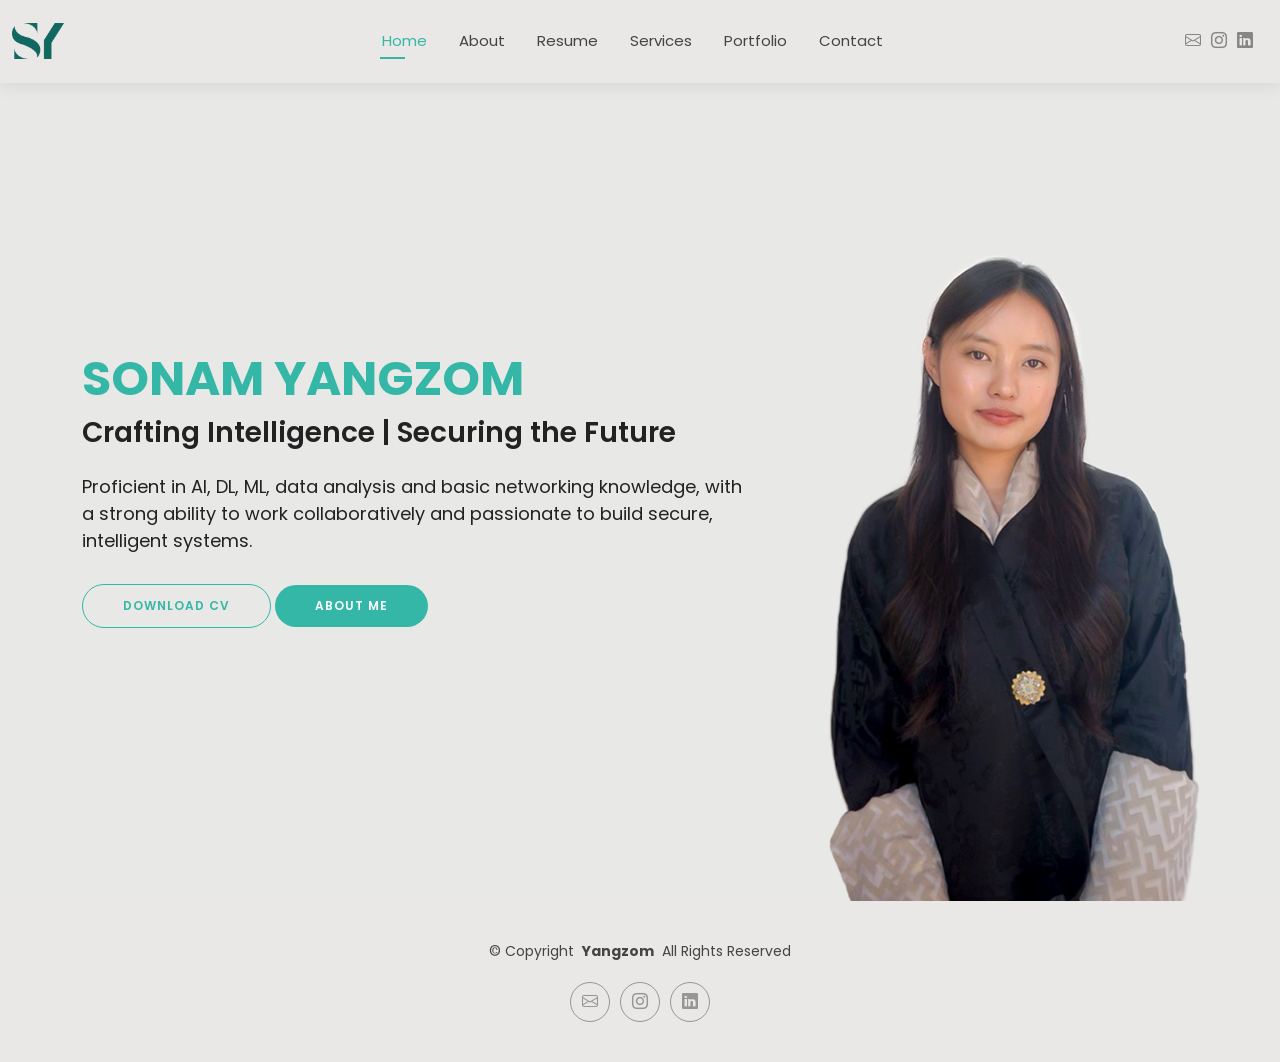
<file: index.html>
<!DOCTYPE html>
<html lang="en">
  <head>
    <meta charset="utf-8" />
    <meta content="width=device-width, initial-scale=1.0" name="viewport" />
    <title>Sonam Yangzom</title>
    <meta name="description" content="" />
    <meta name="keywords" content="" />

    <!-- Favicons -->
    <link href="assets/img/favicon.png" rel="icon" />
    <link href="assets/img/apple-touch-icon.png" rel="apple-touch-icon" />

    <!-- Fonts -->
    <link href="https://fonts.googleapis.com" rel="preconnect" />
    <link href="https://fonts.gstatic.com" rel="preconnect" crossorigin />
    <link
      href="https://fonts.googleapis.com/css2?family=Roboto:ital,wght@0,100;0,300;0,400;0,500;0,700;0,900;1,100;1,300;1,400;1,500;1,700;1,900&family=Poppins:ital,wght@0,100;0,200;0,300;0,400;0,500;0,600;0,700;0,800;0,900;1,100;1,200;1,300;1,400;1,500;1,600;1,700;1,800;1,900&family=Raleway:ital,wght@0,100;0,200;0,300;0,400;0,500;0,600;0,700;0,800;0,900;1,100;1,200;1,300;1,400;1,500;1,600;1,700;1,800;1,900&display=swap"
      rel="stylesheet"
    />

    <!-- Vendor CSS Files -->
    <link
      href="assets/vendor/bootstrap/css/bootstrap.min.css"
      rel="stylesheet"
    />
    <link
      href="assets/vendor/bootstrap-icons/bootstrap-icons.css"
      rel="stylesheet"
    />
    <link href="assets/vendor/aos/aos.css" rel="stylesheet" />
    <link href="assets/vendor/swiper/swiper-bundle.min.css" rel="stylesheet" />
    <link
      href="assets/vendor/glightbox/css/glightbox.min.css"
      rel="stylesheet"
    />
    <link href="assets/css/main.css" rel="stylesheet" />
    <script>
      document
        .getElementById("download-cv")
        .addEventListener("click", function (e) {
          e.preventDefault(); // prevent default link behavior

          // Create a temporary link element
          const link = document.createElement("a");
          link.href = "assets/files/Sonam_Yangzom_CV.pdf"; // path to your PDF
          link.download = "Sonam_Yangzom_CV.pdf"; // file name for download
          document.body.appendChild(link);
          link.click(); // trigger download
          document.body.removeChild(link); // cleanup
        });
    </script>
  </head>

  <body class="index-page">
    <header
      id="header"
      class="header d-flex align-items-center light-background sticky-top"
    >
      <div
        class="container-fluid position-relative d-flex align-items-center justify-content-between"
      >
        <a
          href="index.html"
          class="logo d-flex align-items-center me-auto me-xl-0"
        >
          <img src="assets/img/favicon.png" alt="" />
        </a>

        <nav id="navmenu" class="navmenu">
          <ul>
            <li><a href="index.html" class="active">Home</a></li>
            <li><a href="about.html">About</a></li>
            <li><a href="resume.html">Resume</a></li>
            <li><a href="services.html">Services</a></li>
            <li><a href="portfolio.html">Portfolio</a></li>
            <li><a href="contact.html">Contact</a></li>
          </ul>
          <i class="mobile-nav-toggle d-xl-none bi bi-list"></i>
        </nav>

        <div class="header-social-links">
          <a
            href="mailto:sonam.yangzom2020@gmail.com?subject=Hi,&body=Hi%20there"
          >
            <i class="bi bi-envelope"></i>
          </a>
          <a
            href="https://www.instagram.com/s__yangzom?igsh=MW95NjE1NTBzcmx5eA=="
            class="instagram"
            ><i class="bi bi-instagram"></i
          ></a>
          <a
            href="https://www.linkedin.com/in/sonam-yangzom-aba3902b0?utm_source=share&utm_campaign=share_via&utm_content=profile&utm_medium=ios_app"
            class="linkedin"
            ><i class="bi bi-linkedin"></i
          ></a>
        </div>
      </div>
    </header>

    <main class="main">
      <section id="hero" class="hero section">
        <img src="assets/img/banner1.png" alt="" data-aos="fade-in" />
        <div class="container" data-aos="zoom-out" data-aos-delay="100">
          <div class="row">
            <div class="col-lg-8">
              <h2>SONAM YANGZOM</h2>
              <div class="title-description">
                <h3 class="">
                  Crafting <span class="focus">Intelligence | </span>Securing
                  the
                  <span class="focus"> Future</span>
                </h3>
                <p>
                  Proficient in AI, DL, ML, data analysis and basic networking
                  knowledge, with a strong ability to work collaboratively and
                  passionate to build secure, intelligent systems.
                </p>
              </div>
              <!-- Download button -->
              <a href="#" id="download-cv" class="download">Download CV</a>

              <!-- About button -->
              <a href="about.html" class="btn-get-started">About Me</a>
            </div>
          </div>
        </div>
      </section>

      <script>
        document.addEventListener("DOMContentLoaded", function () {
          const downloadBtn = document.getElementById("download-cv");

          downloadBtn.addEventListener("click", async function (e) {
            e.preventDefault();

            try {
              // Use a root-relative path if your site is served from a domain:
              // e.g. '/assets/files/Sonam_Yangzom_CV.pdf'
              const response = await fetch(
                "assets/files/Sonam_Yangzom_CV.pdf",
                { mode: "cors" }
              );
              if (!response.ok)
                throw new Error("File not found: " + response.status);

              const blob = await response.blob();
              const url = window.URL.createObjectURL(blob);

              const a = document.createElement("a");
              a.href = url;
              a.download = "Sonam_Yangzom_CV.pdf";
              document.body.appendChild(a);
              a.click();
              a.remove();
              window.URL.revokeObjectURL(url);
            } catch (err) {
              alert("Failed to download file: " + err.message);
              console.error(err);
            }
          });
        });
      </script>
    </main>

    <footer id="footer" class="footer light-background">
      <div class="container">
        <div class="copyright text-center">
          <p>
            © <span>Copyright</span>
            <strong class="px-1 sitename">Yangzom</strong>
            <span>All Rights Reserved<br /></span>
          </p>
        </div>
        <div class="social-links d-flex justify-content-center">
          <a
            href="mailto:sonam.yangzom2020@gmail.com?subject=Hi,&body=Hi%20there"
          >
            <i class="bi bi-envelope"></i>
          </a>

          <a
            href="https://www.instagram.com/s__yangzom?igsh=MW95NjE1NTBzcmx5eA=="
            ><i class="bi bi-instagram"></i
          ></a>
          <a
            href="https://www.linkedin.com/in/sonam-yangzom-aba3902b0?utm_source=share&utm_campaign=share_via&utm_content=profile&utm_medium=ios_app"
            ><i class="bi bi-linkedin"></i
          ></a>
        </div>
      </div>
    </footer>

    <!-- Scroll Top -->
    <a
      href="#"
      id="scroll-top"
      class="scroll-top d-flex align-items-center justify-content-center"
      ><i class="bi bi-arrow-up-short"></i
    ></a>

    <!-- Preloader -->
    <div id="preloader"></div>

    <!-- Vendor JS Files -->
    <script src="assets/vendor/bootstrap/js/bootstrap.bundle.min.js"></script>
    <script src="assets/vendor/php-email-form/validate.js"></script>
    <script src="assets/vendor/aos/aos.js"></script>
    <script src="assets/vendor/waypoints/noframework.waypoints.js"></script>
    <script src="assets/vendor/purecounter/purecounter_vanilla.js"></script>
    <script src="assets/vendor/swiper/swiper-bundle.min.js"></script>
    <script src="assets/vendor/glightbox/js/glightbox.min.js"></script>
    <script src="assets/vendor/imagesloaded/imagesloaded.pkgd.min.js"></script>
    <script src="assets/vendor/isotope-layout/isotope.pkgd.min.js"></script>

    <!-- Main JS File -->
    <script src="assets/js/main.js"></script>
  </body>
</html>
</file>
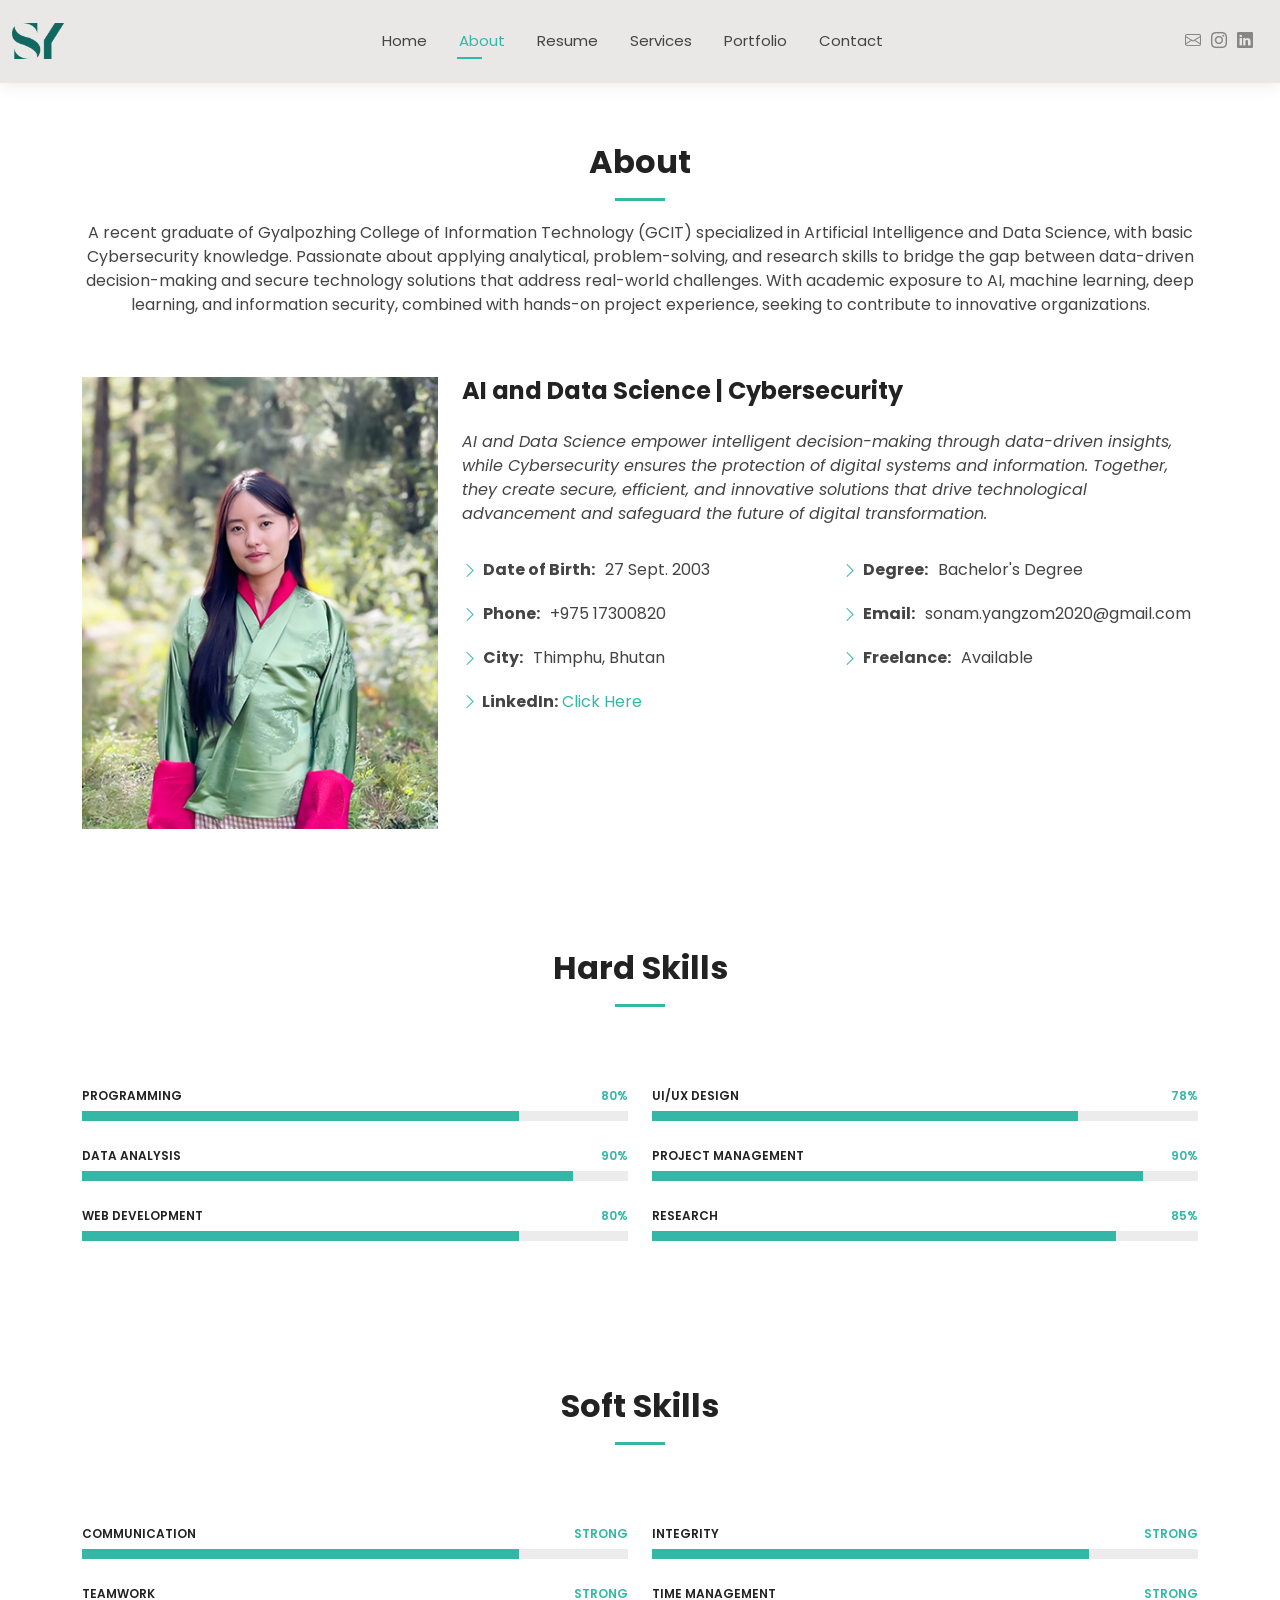
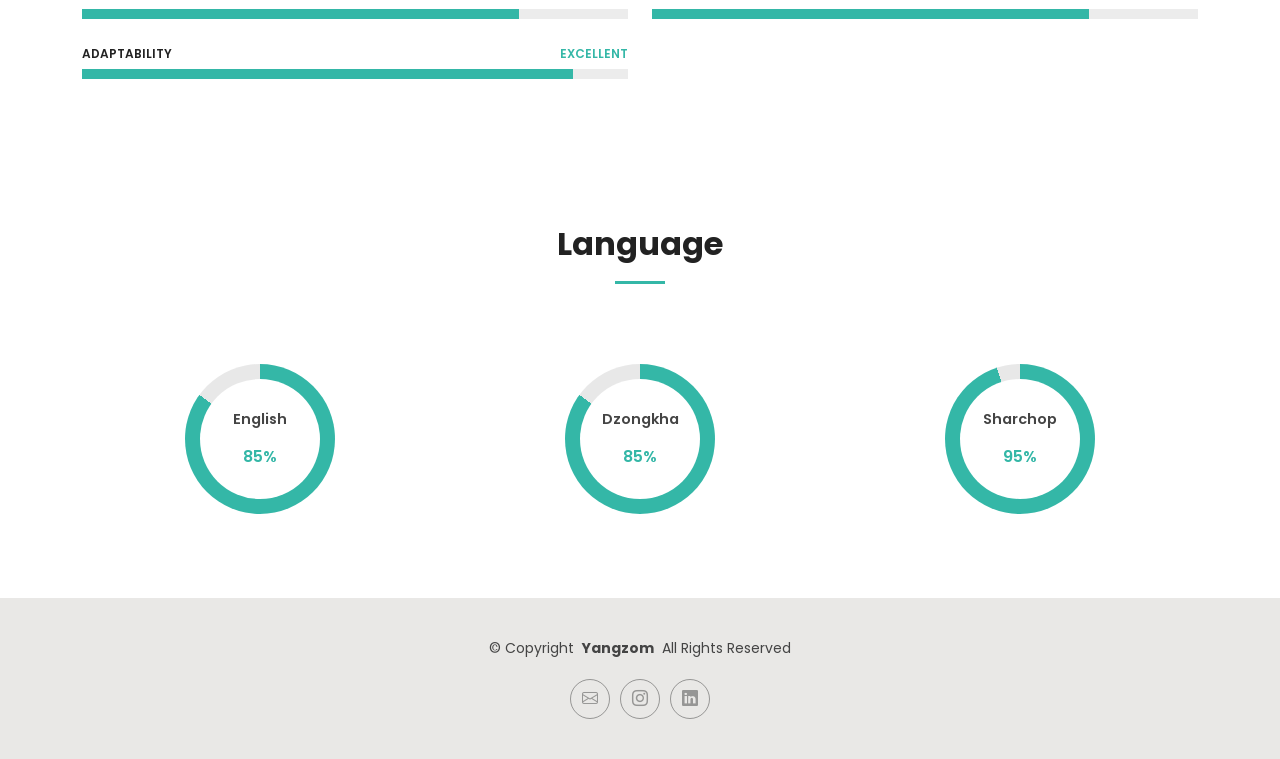
<file: about.html>
<!DOCTYPE html>
<html lang="en">
  <head>
    <meta charset="utf-8" />
    <meta content="width=device-width, initial-scale=1.0" name="viewport" />
    <title>About - Yangzom Bootstrap Template</title>
    <meta name="description" content="" />
    <meta name="keywords" content="" />

    <!-- Favicons -->
    <link href="assets/img/favicon.png" rel="icon" />
    <link href="assets/img/apple-touch-icon.png" rel="apple-touch-icon" />

    <!-- Fonts -->
    <link href="https://fonts.googleapis.com" rel="preconnect" />
    <link href="https://fonts.gstatic.com" rel="preconnect" crossorigin />
    <link
      href="https://fonts.googleapis.com/css2?family=Roboto:ital,wght@0,100;0,300;0,400;0,500;0,700;0,900;1,100;1,300;1,400;1,500;1,700;1,900&family=Poppins:ital,wght@0,100;0,200;0,300;0,400;0,500;0,600;0,700;0,800;0,900;1,100;1,200;1,300;1,400;1,500;1,600;1,700;1,800;1,900&family=Raleway:ital,wght@0,100;0,200;0,300;0,400;0,500;0,600;0,700;0,800;0,900;1,100;1,200;1,300;1,400;1,500;1,600;1,700;1,800;1,900&display=swap"
      rel="stylesheet"
    />

    <!-- Vendor CSS Files -->
    <link
      href="assets/vendor/bootstrap/css/bootstrap.min.css"
      rel="stylesheet"
    />
    <link
      href="assets/vendor/bootstrap-icons/bootstrap-icons.css"
      rel="stylesheet"
    />
    <link href="assets/vendor/aos/aos.css" rel="stylesheet" />
    <link href="assets/vendor/swiper/swiper-bundle.min.css" rel="stylesheet" />
    <link
      href="assets/vendor/glightbox/css/glightbox.min.css"
      rel="stylesheet"
    />

    <!-- Main CSS File -->
    <link href="assets/css/main.css" rel="stylesheet" />

    <!-- =======================================================
  * Template Name: Yangzom
  * Template URL: https://bootstrapmade.com/kelly-free-bootstrap-cv-resume-html-template/
  * Updated: Aug 07 2024 with Bootstrap v5.3.3
  * Author: BootstrapMade.com
  * License: https://bootstrapmade.com/license/
  ======================================================== -->
  </head>

  <body class="about-page">
    <header
      id="header"
      class="header d-flex align-items-center light-background sticky-top"
    >
      <div
        class="container-fluid position-relative d-flex align-items-center justify-content-between"
      >
        <a
          href="index.html"
          class="logo d-flex align-items-center me-auto me-xl-0"
        >
          <!-- Uncomment the line below if you also wish to use an image logo -->
          <img src="assets/img/favicon.png" alt="" />
          <!-- <h1 class="sitename">Yangzom</h1> -->
        </a>

        <nav id="navmenu" class="navmenu">
          <ul>
            <li><a href="index.html">Home</a></li>
            <li><a href="about.html" class="active">About</a></li>
            <li><a href="resume.html">Resume</a></li>
            <li><a href="services.html">Services</a></li>
            <li><a href="portfolio.html">Portfolio</a></li>

            <li><a href="contact.html">Contact</a></li>
          </ul>
          <i class="mobile-nav-toggle d-xl-none bi bi-list"></i>
        </nav>

        <div class="header-social-links">
          <a
            href="mailto:sonam.yangzom2020@gmail.com?subject=Hi,&body=Hi%20there"
          >
            <i class="bi bi-envelope"></i>
          </a>
          <a
            href="https://www.instagram.com/s__yangzom?igsh=MW95NjE1NTBzcmx5eA=="
            class="instagram"
            ><i class="bi bi-instagram"></i
          ></a>
          <a
            href="https://www.linkedin.com/in/sonam-yangzom-aba3902b0?utm_source=share&utm_campaign=share_via&utm_content=profile&utm_medium=ios_app"
            class="linkedin"
            ><i class="bi bi-linkedin"></i
          ></a>
        </div>
      </div>
    </header>

    <main class="main">
      <!-- About Section -->
      <section id="about" class="about section">
        <!-- Section Title -->
        <div class="container section-title" data-aos="fade-up">
          <h2>About</h2>
          <p>
            A recent graduate of Gyalpozhing College of Information Technology
            (GCIT) specialized in Artificial Intelligence and Data Science, with
            basic Cybersecurity knowledge. Passionate about applying analytical,
            problem-solving, and research skills to bridge the gap between
            data-driven decision-making and secure technology solutions that
            address real-world challenges. With academic exposure to AI, machine
            learning, deep learning, and information security, combined with
            hands-on project experience, seeking to contribute to innovative
            organizations.
          </p>
        </div>
        <!-- End Section Title -->

        <div class="container" data-aos="fade-up" data-aos-delay="100">
          <div class="row gy-4 justify-content-center">
            <div class="col-lg-4">
              <img src="assets/img/profile.png" class="img-fluid" alt="" />
            </div>
            <div class="col-lg-8 content">
              <h2>AI and Data Science | Cybersecurity</h2>
              <p class="fst-italic py-3">
                AI and Data Science empower intelligent decision-making through
                data-driven insights, while Cybersecurity ensures the protection
                of digital systems and information. Together, they create
                secure, efficient, and innovative solutions that drive
                technological advancement and safeguard the future of digital
                transformation.
              </p>
              <div class="row">
                <div class="col-lg-6">
                  <ul>
                    <li>
                      <i class="bi bi-chevron-right"></i>
                      <strong>Date of Birth:</strong> <span>27 Sept. 2003</span>
                    </li>

                    <li>
                      <i class="bi bi-chevron-right"></i>
                      <strong>Phone:</strong> <span>+975 17300820</span>
                    </li>

                    <li>
                      <i class="bi bi-chevron-right"></i>
                      <strong>City:</strong> <span>Thimphu, Bhutan</span>
                    </li>
                  </ul>
                </div>
                <div class="col-lg-6">
                  <ul>
                    <li>
                      <i class="bi bi-chevron-right"></i>
                      <strong>Degree:</strong> <span>Bachelor's Degree</span>
                    </li>
                    <li>
                      <i class="bi bi-chevron-right"></i>
                      <strong>Email:</strong>
                      <span>sonam.yangzom2020@gmail.com</span>
                    </li>
                    <li>
                      <i class="bi bi-chevron-right"></i>
                      <strong>Freelance:</strong> <span>Available</span>
                    </li>
                  </ul>
                </div>
                <div class="col-lg-6 linkedin">
                  <i class="bi bi-chevron-right"></i>
                  <strong>LinkedIn:</strong>
                  <a
                    href="https://www.linkedin.com/in/sonam-yangzom-aba3902b0?utm_source=share&utm_campaign=share_via&utm_content=profile&utm_medium=ios_app"
                    target="_blank"
                    rel="noopener noreferrer"
                    class="text-decoration-none"
                  >
                    Click Here
                  </a>
                </div>
              </div>
            </div>
          </div>
        </div>
      </section>

      <!-- Skills Section -->
      <section id="skills" class="skills section">
        <div class="container section-title" data-aos="fade-up">
          <h2>Hard Skills</h2>
        </div>

        <div class="container" data-aos="fade-up" data-aos-delay="100">
          <div class="row skills-content skills-animation">
            <div class="col-lg-6">
              <div class="progress">
                <span class="skill"
                  ><span>Programming</span> <i class="val">80%</i></span
                >
                <div class="progress-bar-wrap">
                  <div
                    class="progress-bar"
                    role="progressbar"
                    aria-valuenow="80"
                    aria-valuemin="0"
                    aria-valuemax="100"
                  ></div>
                </div>
              </div>
              <!-- End Skills Item -->

              <div class="progress">
                <span class="skill"
                  ><span>Data Analysis</span> <i class="val">90%</i></span
                >
                <div class="progress-bar-wrap">
                  <div
                    class="progress-bar"
                    role="progressbar"
                    aria-valuenow="90"
                    aria-valuemin="0"
                    aria-valuemax="100"
                  ></div>
                </div>
              </div>
              <!-- End Skills Item -->

              <div class="progress">
                <span class="skill"
                  ><span>Web development </span> <i class="val">80%</i></span
                >
                <div class="progress-bar-wrap">
                  <div
                    class="progress-bar"
                    role="progressbar"
                    aria-valuenow="80"
                    aria-valuemin="0"
                    aria-valuemax="100"
                  ></div>
                </div>
              </div>
            </div>

            <div class="col-lg-6">
              <div class="progress">
                <span class="skill"
                  ><span>UI/UX design </span> <i class="val">78%</i></span
                >
                <div class="progress-bar-wrap">
                  <div
                    class="progress-bar"
                    role="progressbar"
                    aria-valuenow="78"
                    aria-valuemin="0"
                    aria-valuemax="100"
                  ></div>
                </div>
              </div>
              <!-- End Skills Item -->

              <div class="progress">
                <span class="skill"
                  ><span>Project Management </span> <i class="val">90%</i></span
                >
                <div class="progress-bar-wrap">
                  <div
                    class="progress-bar"
                    role="progressbar"
                    aria-valuenow="90"
                    aria-valuemin="0"
                    aria-valuemax="100"
                  ></div>
                </div>
              </div>
              <!-- End Skills Item -->

              <div class="progress">
                <span class="skill"
                  ><span>Research </span> <i class="val">85%</i></span
                >
                <div class="progress-bar-wrap">
                  <div
                    class="progress-bar"
                    role="progressbar"
                    aria-valuenow="85"
                    aria-valuemin="0"
                    aria-valuemax="100"
                  ></div>
                </div>
              </div>
              <!-- End Skills Item -->
            </div>
          </div>
        </div>
      </section>

      <!-- /Skills Section -->

      <!-- Stats Section -->
      <section id="skills" class="skills section">
        <!-- Section Title -->
        <div class="container section-title" data-aos="fade-up">
          <h2>Soft Skills</h2>
        </div>
        <!-- End Section Title -->

        <div class="container" data-aos="fade-up" data-aos-delay="100">
          <div class="row skills-content skills-animation">
            <div class="col-lg-6">
              <div class="progress">
                <span class="skill"
                  ><span>Communication</span> <i class="val">Strong</i></span
                >
                <div class="progress-bar-wrap">
                  <div
                    class="progress-bar"
                    role="progressbar"
                    aria-valuenow="80"
                    aria-valuemin="0"
                    aria-valuemax="100"
                  ></div>
                </div>
              </div>
              <!-- End Skills Item -->

              <div class="progress">
                <span class="skill"
                  ><span>Teamwork</span> <i class="val">Strong</i></span
                >
                <div class="progress-bar-wrap">
                  <div
                    class="progress-bar"
                    role="progressbar"
                    aria-valuenow="80"
                    aria-valuemin="0"
                    aria-valuemax="100"
                  ></div>
                </div>
              </div>
              <!-- End Skills Item -->

              <div class="progress">
                <span class="skill"
                  ><span>Adaptability </span> <i class="val">Excellent</i></span
                >
                <div class="progress-bar-wrap">
                  <div
                    class="progress-bar"
                    role="progressbar"
                    aria-valuenow="90"
                    aria-valuemin="0"
                    aria-valuemax="100"
                  ></div>
                </div>
              </div>
              <!-- End Skills Item -->
            </div>

            <div class="col-lg-6">
              <div class="progress">
                <span class="skill"
                  ><span>Integrity </span> <i class="val">Strong</i></span
                >
                <div class="progress-bar-wrap">
                  <div
                    class="progress-bar"
                    role="progressbar"
                    aria-valuenow="80"
                    aria-valuemin="0"
                    aria-valuemax="100"
                  ></div>
                </div>
              </div>
              <!-- End Skills Item -->

              <div class="progress">
                <span class="skill"
                  ><span>Time Management </span> <i class="val">Strong</i></span
                >
                <div class="progress-bar-wrap">
                  <div
                    class="progress-bar"
                    role="progressbar"
                    aria-valuenow="80"
                    aria-valuemin="0"
                    aria-valuemax="100"
                  ></div>
                </div>
              </div>
            </div>
          </div>
        </div>
      </section>
      <section id="languages" class="languages section">
        <div class="container section-title" data-aos="fade-up">
          <h2>Language</h2>
        </div>
        <div class="container" data-aos="fade-up" data-aos-delay="100">
          <div class="row">
            <div class="col-lg-4 text-center mb-4">
              <div class="circular-progress" data-percentage="85">
                <span class="lang-name">English</span>
                <span class="lang-val">85%</span>
              </div>
            </div>
            <div class="col-lg-4 text-center mb-4">
              <div class="circular-progress" data-percentage="85">
                <span class="lang-name">Dzongkha</span>
                <span class="lang-val">85%</span>
              </div>
            </div>

            <div class="col-lg-4 text-center mb-4">
              <div class="circular-progress" data-percentage="95">
                <span class="lang-name">Sharchop</span>
                <span class="lang-val">95%</span>
              </div>
            </div>
          </div>
        </div>
      </section>
    </main>

    <footer id="footer" class="footer light-background">
      <div class="container">
        <div class="copyright text-center">
          <p>
            © <span>Copyright</span>
            <strong class="px-1 sitename">Yangzom</strong>
            <span>All Rights Reserved<br /></span>
          </p>
        </div>
        <div class="social-links d-flex justify-content-center">
          <a
            href="mailto:sonam.yangzom2020@gmail.com?subject=Hi,&body=Hi%20there"
          >
            <i class="bi bi-envelope"></i>
          </a>

          <a
            href="https://www.instagram.com/s__yangzom?igsh=MW95NjE1NTBzcmx5eA=="
            ><i class="bi bi-instagram"></i
          ></a>
          <a
            href="https://www.linkedin.com/in/sonam-yangzom-aba3902b0?utm_source=share&utm_campaign=share_via&utm_content=profile&utm_medium=ios_app"
            ><i class="bi bi-linkedin"></i
          ></a>
        </div>
      </div>
    </footer>

    <!-- Scroll Top -->
    <a
      href="#"
      id="scroll-top"
      class="scroll-top d-flex align-items-center justify-content-center"
      ><i class="bi bi-arrow-up-short"></i
    ></a>

    <!-- Preloader -->
    <div id="preloader"></div>

    <!-- Vendor JS Files -->
    <script src="assets/vendor/bootstrap/js/bootstrap.bundle.min.js"></script>
    <script src="assets/vendor/php-email-form/validate.js"></script>
    <script src="assets/vendor/aos/aos.js"></script>
    <script src="assets/vendor/waypoints/noframework.waypoints.js"></script>
    <script src="assets/vendor/purecounter/purecounter_vanilla.js"></script>
    <script src="assets/vendor/swiper/swiper-bundle.min.js"></script>
    <script src="assets/vendor/glightbox/js/glightbox.min.js"></script>
    <script src="assets/vendor/imagesloaded/imagesloaded.pkgd.min.js"></script>
    <script src="assets/vendor/isotope-layout/isotope.pkgd.min.js"></script>
    <script>
      function animateCircularProgress() {
        const elements = document.querySelectorAll(".circular-progress");
        elements.forEach((el) => {
          const rect = el.getBoundingClientRect();
          const windowHeight =
            window.innerHeight || document.documentElement.clientHeight;

          // Check if element is visible
          if (rect.top <= windowHeight * 0.8) {
            const percentage = el.getAttribute("data-percentage");
            el.style.background = `conic-gradient(var(--accent-color) 0% ${percentage}%, #e8e8e8 ${percentage}% 100%)`;
          }
        });
      }

      // Animate on scroll
      window.addEventListener("scroll", animateCircularProgress);
      window.addEventListener("load", animateCircularProgress);
    </script>
    <!-- Main JS File -->
    <script src="assets/js/main.js"></script>
  </body>
</html>
</file>
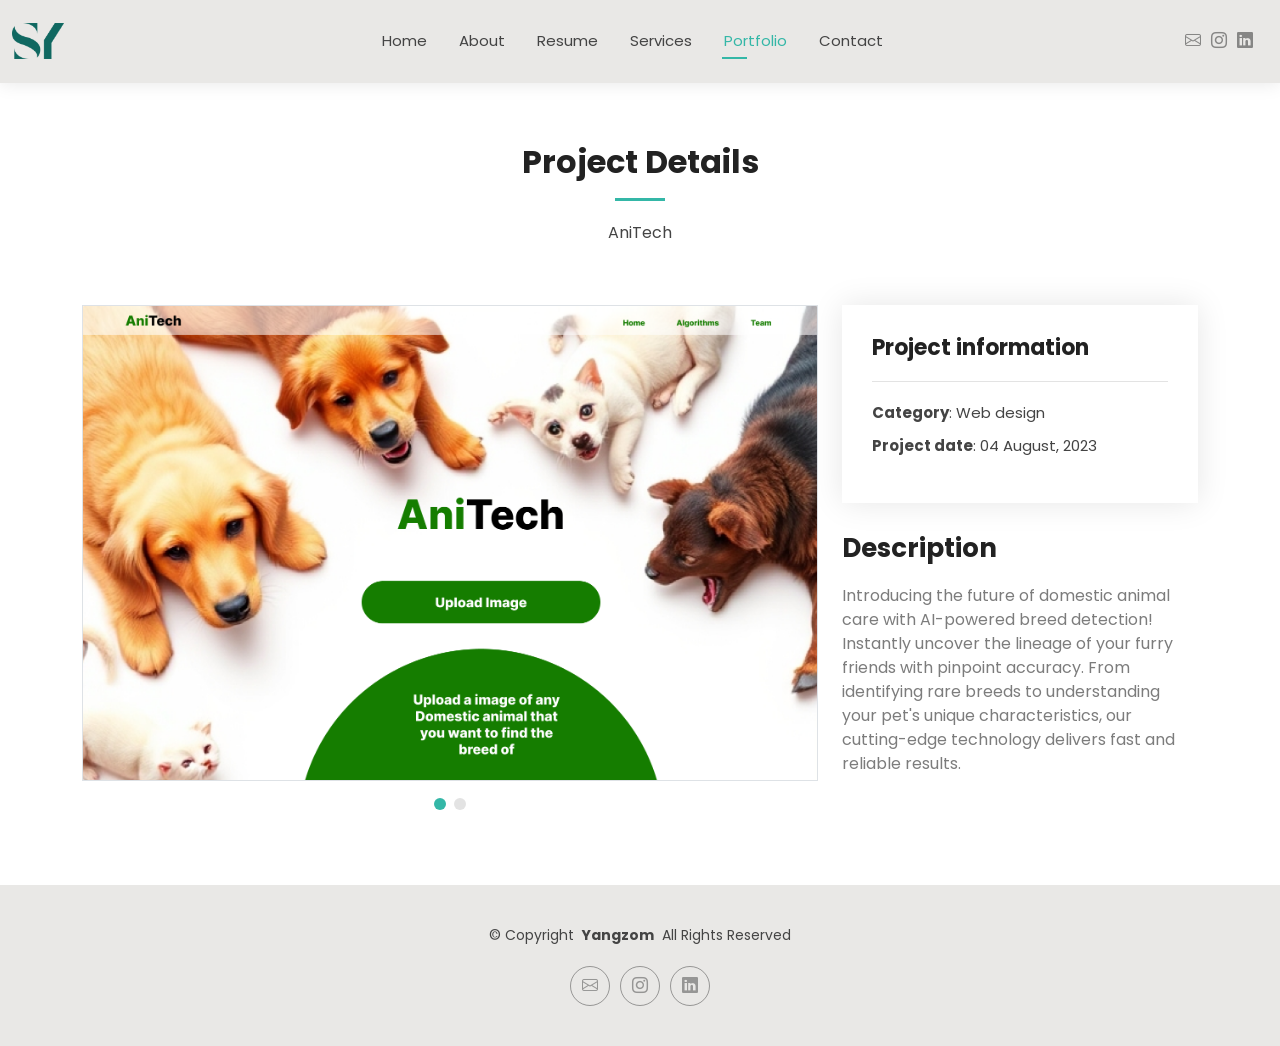
<file: anitech.html>
<!DOCTYPE html>
<html lang="en">
  <head>
    <meta charset="utf-8" />
    <meta content="width=device-width, initial-scale=1.0" name="viewport" />
    <title>Sonam Yangzom</title>
    <meta name="description" content="" />
    <meta name="keywords" content="" />

    <!-- Favicons -->
    <link href="assets/img/favicon.png" rel="icon" />
    <link href="assets/img/apple-touch-icon.png" rel="apple-touch-icon" />

    <!-- Fonts -->
    <link href="https://fonts.googleapis.com" rel="preconnect" />
    <link href="https://fonts.gstatic.com" rel="preconnect" crossorigin />
    <link
      href="https://fonts.googleapis.com/css2?family=Roboto:ital,wght@0,100;0,300;0,400;0,500;0,700;0,900;1,100;1,300;1,400;1,500;1,700;1,900&family=Poppins:ital,wght@0,100;0,200;0,300;0,400;0,500;0,600;0,700;0,800;0,900;1,100;1,200;1,300;1,400;1,500;1,600;1,700;1,800;1,900&family=Raleway:ital,wght@0,100;0,200;0,300;0,400;0,500;0,600;0,700;0,800;0,900;1,100;1,200;1,300;1,400;1,500;1,600;1,700;1,800;1,900&display=swap"
      rel="stylesheet"
    />

    <!-- Vendor CSS Files -->
    <link
      href="assets/vendor/bootstrap/css/bootstrap.min.css"
      rel="stylesheet"
    />
    <link
      href="assets/vendor/bootstrap-icons/bootstrap-icons.css"
      rel="stylesheet"
    />
    <link href="assets/vendor/aos/aos.css" rel="stylesheet" />
    <link href="assets/vendor/swiper/swiper-bundle.min.css" rel="stylesheet" />
    <link
      href="assets/vendor/glightbox/css/glightbox.min.css"
      rel="stylesheet"
    />
    <link href="assets/css/main.css" rel="stylesheet" />
  </head>

  <body class="portfolio-details-page">
    <header
      id="header"
      class="header d-flex align-items-center light-background sticky-top"
    >
      <div
        class="container-fluid position-relative d-flex align-items-center justify-content-between"
      >
        <a
          href="index.html"
          class="logo d-flex align-items-center me-auto me-xl-0"
        >
          <img src="assets/img/favicon.png" alt="" />
        </a>

        <nav id="navmenu" class="navmenu">
          <ul>
            <li><a href="index.html">Home</a></li>
            <li><a href="about.html">About</a></li>
            <li><a href="resume.html">Resume</a></li>
            <li><a href="services.html">Services</a></li>
            <li><a href="portfolio.html" class="active">Portfolio</a></li>
            <li><a href="contact.html">Contact</a></li>
          </ul>
          <i class="mobile-nav-toggle d-xl-none bi bi-list"></i>
        </nav>

        <div class="header-social-links">
          <a
            href="mailto:sonam.yangzom2020@gmail.com?subject=Hi,&body=Hi%20there"
          >
            <i class="bi bi-envelope"></i>
          </a>
          <a
            href="https://www.instagram.com/s__yangzom?igsh=MW95NjE1NTBzcmx5eA=="
            class="instagram"
            ><i class="bi bi-instagram"></i
          ></a>
          <a
            href="https://www.linkedin.com/in/sonam-yangzom-aba3902b0?utm_source=share&utm_campaign=share_via&utm_content=profile&utm_medium=ios_app"
            class="linkedin"
            ><i class="bi bi-linkedin"></i
          ></a>
        </div>
      </div>
    </header>

    <main class="main">
      <!-- Portfolio Details Section -->
      <section id="portfolio-details" class="portfolio-details section">
        <!-- Section Title -->
        <div class="container section-title" data-aos="fade-up">
          <h2>Project Details</h2>
          <p>AniTech</p>
        </div>

        <div class="container" data-aos="fade-up" data-aos-delay="100">
          <div class="row gy-4">
            <div class="col-lg-8">
              <div class="portfolio-details-slider swiper init-swiper">
                <script type="application/json" class="swiper-config">
                  {
                    "loop": true,
                    "speed": 600,
                    "autoplay": {
                      "delay": 5000
                    },
                    "slidesPerView": "auto",
                    "pagination": {
                      "el": ".swiper-pagination",
                      "type": "bullets",
                      "clickable": true
                    }
                  }
                </script>

                <div class="swiper-wrapper align-items-center">
                  <div class="swiper-slide border">
                    <img src="assets/img/anitech1.png" alt="" />
                  </div>
                  <div class="swiper-slide border">
                    <img src="assets/img/anitech2.png" alt="" />
                  </div>
                </div>
                <div class="swiper-pagination"></div>
              </div>
            </div>

            <div class="col-lg-4">
              <div
                class="portfolio-info"
                data-aos="fade-up"
                data-aos-delay="200"
              >
                <h3>Project information</h3>
                <ul>
                  <li><strong>Category</strong>: Web design</li>
                  <li><strong>Project date</strong>: 04 August, 2023</li>
                </ul>
              </div>
              <div
                class="portfolio-description"
                data-aos="fade-up"
                data-aos-delay="300"
              >
                <h2>Description</h2>
                <p>
                  Introducing the future of domestic animal care with AI-powered
                  breed detection! Instantly uncover the lineage of your furry
                  friends with pinpoint accuracy. From identifying rare breeds
                  to understanding your pet's unique characteristics, our
                  cutting-edge technology delivers fast and reliable results.
                </p>
              </div>
            </div>
          </div>
        </div>
      </section>
      <!-- /Portfolio Details Section -->
    </main>

    <footer id="footer" class="footer light-background">
      <div class="container">
        <div class="copyright text-center">
          <p>
            © <span>Copyright</span>
            <strong class="px-1 sitename">Yangzom</strong>
            <span>All Rights Reserved<br /></span>
          </p>
        </div>
        <div class="social-links d-flex justify-content-center">
          <a
            href="mailto:sonam.yangzom2020@gmail.com?subject=Hi,&body=Hi%20there"
          >
            <i class="bi bi-envelope"></i>
          </a>

          <a
            href="https://www.instagram.com/s__yangzom?igsh=MW95NjE1NTBzcmx5eA=="
            ><i class="bi bi-instagram"></i
          ></a>
          <a
            href="https://www.linkedin.com/in/sonam-yangzom-aba3902b0?utm_source=share&utm_campaign=share_via&utm_content=profile&utm_medium=ios_app"
            ><i class="bi bi-linkedin"></i
          ></a>
        </div>
      </div>
    </footer>

    <!-- Scroll Top -->
    <a
      href="#"
      id="scroll-top"
      class="scroll-top d-flex align-items-center justify-content-center"
      ><i class="bi bi-arrow-up-short"></i
    ></a>

    <!-- Preloader -->
    <div id="preloader"></div>

    <!-- Vendor JS Files -->
    <script src="assets/vendor/bootstrap/js/bootstrap.bundle.min.js"></script>
    <script src="assets/vendor/php-email-form/validate.js"></script>
    <script src="assets/vendor/aos/aos.js"></script>
    <script src="assets/vendor/waypoints/noframework.waypoints.js"></script>
    <script src="assets/vendor/purecounter/purecounter_vanilla.js"></script>
    <script src="assets/vendor/swiper/swiper-bundle.min.js"></script>
    <script src="assets/vendor/glightbox/js/glightbox.min.js"></script>
    <script src="assets/vendor/imagesloaded/imagesloaded.pkgd.min.js"></script>
    <script src="assets/vendor/isotope-layout/isotope.pkgd.min.js"></script>

    <!-- Main JS File -->
    <script src="assets/js/main.js"></script>
  </body>
</html>
</file>
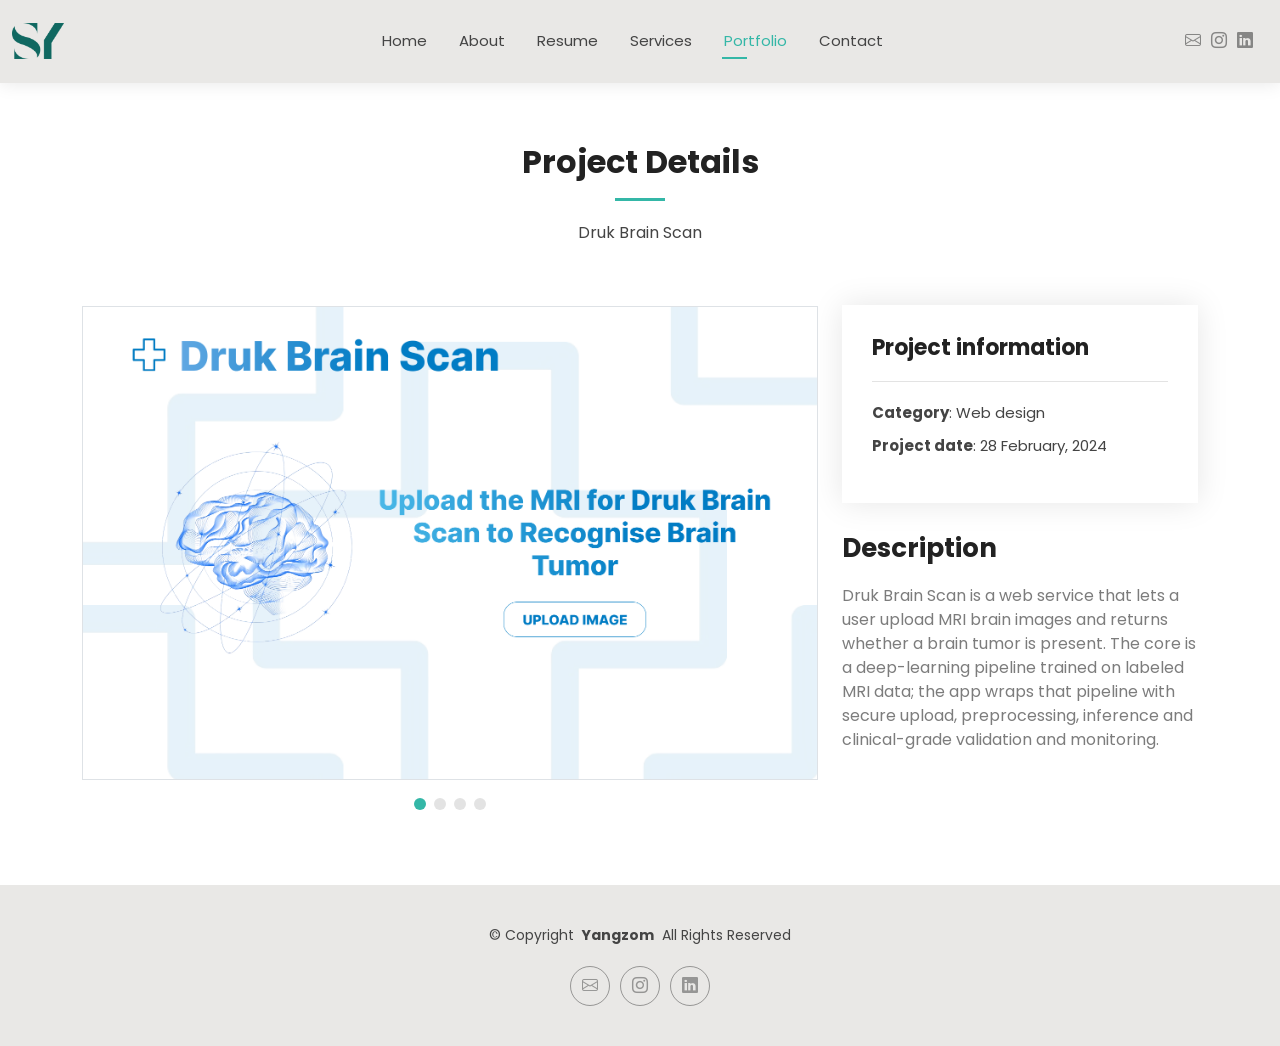
<file: drukbrainscan.html>
<!DOCTYPE html>
<html lang="en">
  <head>
    <meta charset="utf-8" />
    <meta content="width=device-width, initial-scale=1.0" name="viewport" />
    <title>Sonam Yangzom</title>
    <meta name="description" content="" />
    <meta name="keywords" content="" />

    <!-- Favicons -->
    <link href="assets/img/favicon.png" rel="icon" />
    <link href="assets/img/apple-touch-icon.png" rel="apple-touch-icon" />

    <!-- Fonts -->
    <link href="https://fonts.googleapis.com" rel="preconnect" />
    <link href="https://fonts.gstatic.com" rel="preconnect" crossorigin />
    <link
      href="https://fonts.googleapis.com/css2?family=Roboto:ital,wght@0,100;0,300;0,400;0,500;0,700;0,900;1,100;1,300;1,400;1,500;1,700;1,900&family=Poppins:ital,wght@0,100;0,200;0,300;0,400;0,500;0,600;0,700;0,800;0,900;1,100;1,200;1,300;1,400;1,500;1,600;1,700;1,800;1,900&family=Raleway:ital,wght@0,100;0,200;0,300;0,400;0,500;0,600;0,700;0,800;0,900;1,100;1,200;1,300;1,400;1,500;1,600;1,700;1,800;1,900&display=swap"
      rel="stylesheet"
    />

    <!-- Vendor CSS Files -->
    <link
      href="assets/vendor/bootstrap/css/bootstrap.min.css"
      rel="stylesheet"
    />
    <link
      href="assets/vendor/bootstrap-icons/bootstrap-icons.css"
      rel="stylesheet"
    />
    <link href="assets/vendor/aos/aos.css" rel="stylesheet" />
    <link href="assets/vendor/swiper/swiper-bundle.min.css" rel="stylesheet" />
    <link
      href="assets/vendor/glightbox/css/glightbox.min.css"
      rel="stylesheet"
    />
    <link href="assets/css/main.css" rel="stylesheet" />
  </head>

  <body class="portfolio-details-page">
    <header
      id="header"
      class="header d-flex align-items-center light-background sticky-top"
    >
      <div
        class="container-fluid position-relative d-flex align-items-center justify-content-between"
      >
        <a
          href="index.html"
          class="logo d-flex align-items-center me-auto me-xl-0"
        >
          <img src="assets/img/favicon.png" alt="" />
        </a>

        <nav id="navmenu" class="navmenu">
          <ul>
            <li><a href="index.html">Home</a></li>
            <li><a href="about.html">About</a></li>
            <li><a href="resume.html">Resume</a></li>
            <li><a href="services.html">Services</a></li>
            <li><a href="portfolio.html" class="active">Portfolio</a></li>
            <li><a href="contact.html">Contact</a></li>
          </ul>
          <i class="mobile-nav-toggle d-xl-none bi bi-list"></i>
        </nav>

        <div class="header-social-links">
          <a
            href="mailto:sonam.yangzom2020@gmail.com?subject=Hi,&body=Hi%20there"
          >
            <i class="bi bi-envelope"></i>
          </a>
          <a
            href="https://www.instagram.com/s__yangzom?igsh=MW95NjE1NTBzcmx5eA=="
            class="instagram"
            ><i class="bi bi-instagram"></i
          ></a>
          <a
            href="https://www.linkedin.com/in/sonam-yangzom-aba3902b0?utm_source=share&utm_campaign=share_via&utm_content=profile&utm_medium=ios_app"
            class="linkedin"
            ><i class="bi bi-linkedin"></i
          ></a>
        </div>
      </div>
    </header>

    <main class="main">
      <!-- Portfolio Details Section -->
      <section id="portfolio-details" class="portfolio-details section">
        <!-- Section Title -->
        <div class="container section-title" data-aos="fade-up">
          <h2>Project Details</h2>
          <p>Druk Brain Scan</p>
        </div>

        <div class="container" data-aos="fade-up" data-aos-delay="100">
          <div class="row gy-4">
            <div class="col-lg-8">
              <div class="portfolio-details-slider swiper init-swiper">
                <script type="application/json" class="swiper-config">
                  {
                    "loop": true,
                    "speed": 600,
                    "autoplay": {
                      "delay": 5000
                    },
                    "slidesPerView": "auto",
                    "pagination": {
                      "el": ".swiper-pagination",
                      "type": "bullets",
                      "clickable": true
                    }
                  }
                </script>

                <div class="swiper-wrapper align-items-center">
                  <div class="swiper-slide border">
                    <img src="assets/img/dbs1.png" alt="" />
                  </div>
                  <div class="swiper-slide border">
                    <img src="assets/img/dbs2.png" alt="" />
                  </div>
                  <div class="swiper-slide border">
                    <img src="assets/img/dbs4.png" alt="" />
                  </div>

                  <div class="swiper-slide border">
                    <img src="assets/img/dbs3.png" alt="" />
                  </div>
                </div>
                <div class="swiper-pagination"></div>
              </div>
            </div>

            <div class="col-lg-4">
              <div
                class="portfolio-info"
                data-aos="fade-up"
                data-aos-delay="200"
              >
                <h3>Project information</h3>
                <ul>
                  <li><strong>Category</strong>: Web design</li>
                  <li><strong>Project date</strong>: 28 February, 2024</li>
                </ul>
              </div>
              <div
                class="portfolio-description"
                data-aos="fade-up"
                data-aos-delay="300"
              >
                <h2>Description</h2>
                <p>
                  Druk Brain Scan is a web service that lets a user upload MRI
                  brain images and returns whether a brain tumor is present. The
                  core is a deep-learning pipeline trained on labeled MRI data;
                  the app wraps that pipeline with secure upload, preprocessing,
                  inference and clinical-grade validation and monitoring.
                </p>
              </div>
            </div>
          </div>
        </div>
      </section>
      <!-- /Portfolio Details Section -->
    </main>

    <footer id="footer" class="footer light-background">
      <div class="container">
        <div class="copyright text-center">
          <p>
            © <span>Copyright</span>
            <strong class="px-1 sitename">Yangzom</strong>
            <span>All Rights Reserved<br /></span>
          </p>
        </div>
        <div class="social-links d-flex justify-content-center">
          <a
            href="mailto:sonam.yangzom2020@gmail.com?subject=Hi,&body=Hi%20there"
          >
            <i class="bi bi-envelope"></i>
          </a>

          <a
            href="https://www.instagram.com/s__yangzom?igsh=MW95NjE1NTBzcmx5eA=="
            ><i class="bi bi-instagram"></i
          ></a>
          <a
            href="https://www.linkedin.com/in/sonam-yangzom-aba3902b0?utm_source=share&utm_campaign=share_via&utm_content=profile&utm_medium=ios_app"
            ><i class="bi bi-linkedin"></i
          ></a>
        </div>
      </div>
    </footer>

    <!-- Scroll Top -->
    <a
      href="#"
      id="scroll-top"
      class="scroll-top d-flex align-items-center justify-content-center"
      ><i class="bi bi-arrow-up-short"></i
    ></a>

    <!-- Preloader -->
    <div id="preloader"></div>

    <!-- Vendor JS Files -->
    <script src="assets/vendor/bootstrap/js/bootstrap.bundle.min.js"></script>
    <script src="assets/vendor/php-email-form/validate.js"></script>
    <script src="assets/vendor/aos/aos.js"></script>
    <script src="assets/vendor/waypoints/noframework.waypoints.js"></script>
    <script src="assets/vendor/purecounter/purecounter_vanilla.js"></script>
    <script src="assets/vendor/swiper/swiper-bundle.min.js"></script>
    <script src="assets/vendor/glightbox/js/glightbox.min.js"></script>
    <script src="assets/vendor/imagesloaded/imagesloaded.pkgd.min.js"></script>
    <script src="assets/vendor/isotope-layout/isotope.pkgd.min.js"></script>

    <!-- Main JS File -->
    <script src="assets/js/main.js"></script>
  </body>
</html>
</file>
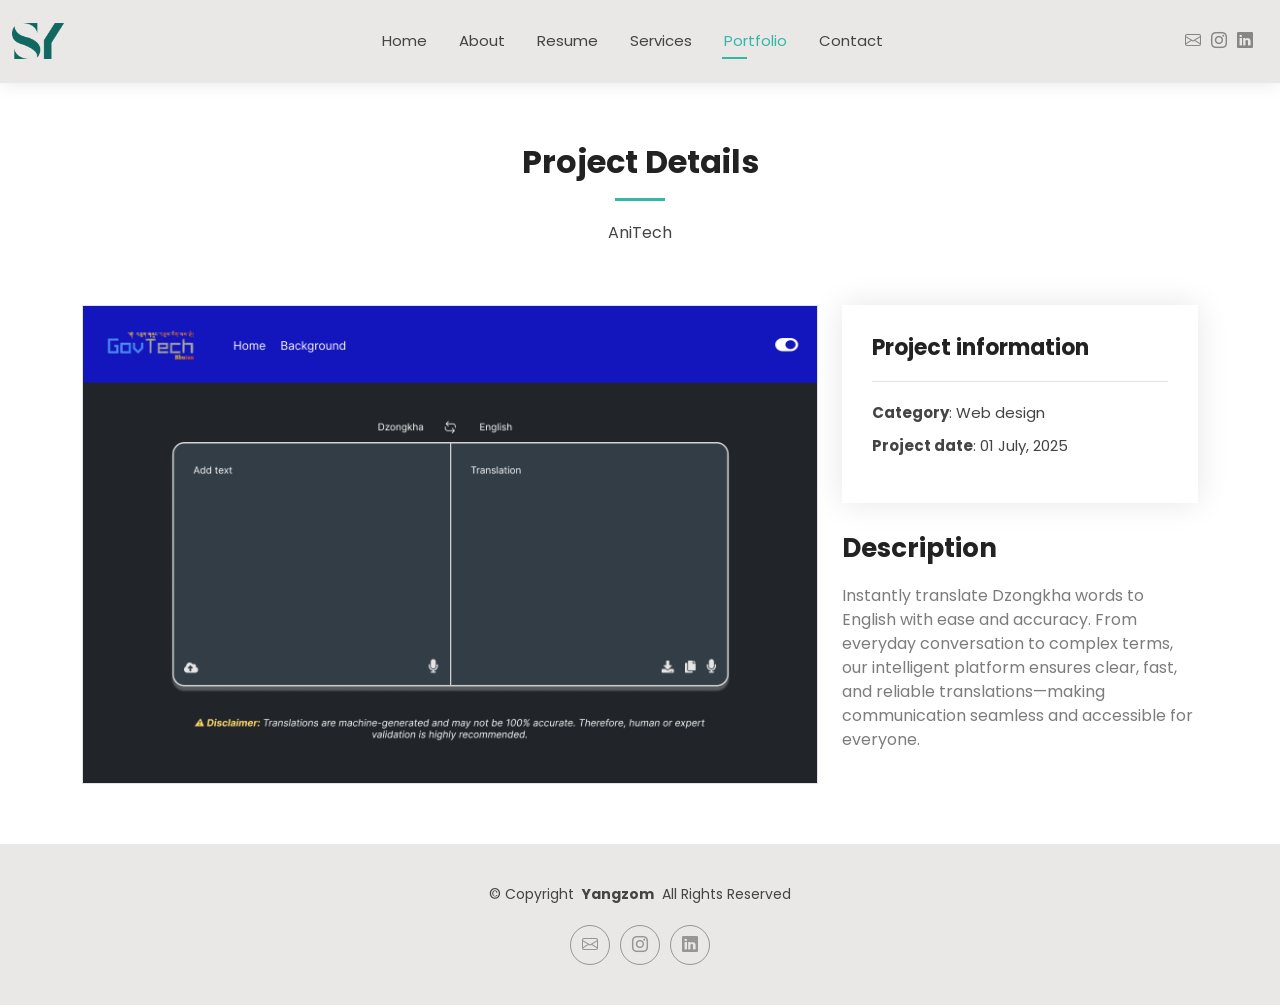
<file: dzo-eng-translator.html>
<!DOCTYPE html>
<html lang="en">
  <head>
    <meta charset="utf-8" />
    <meta content="width=device-width, initial-scale=1.0" name="viewport" />
    <title>Sonam Yangzom</title>
    <meta name="description" content="" />
    <meta name="keywords" content="" />

    <!-- Favicons -->
    <link href="assets/img/favicon.png" rel="icon" />
    <link href="assets/img/apple-touch-icon.png" rel="apple-touch-icon" />

    <!-- Fonts -->
    <link href="https://fonts.googleapis.com" rel="preconnect" />
    <link href="https://fonts.gstatic.com" rel="preconnect" crossorigin />
    <link
      href="https://fonts.googleapis.com/css2?family=Roboto:ital,wght@0,100;0,300;0,400;0,500;0,700;0,900;1,100;1,300;1,400;1,500;1,700;1,900&family=Poppins:ital,wght@0,100;0,200;0,300;0,400;0,500;0,600;0,700;0,800;0,900;1,100;1,200;1,300;1,400;1,500;1,600;1,700;1,800;1,900&family=Raleway:ital,wght@0,100;0,200;0,300;0,400;0,500;0,600;0,700;0,800;0,900;1,100;1,200;1,300;1,400;1,500;1,600;1,700;1,800;1,900&display=swap"
      rel="stylesheet"
    />

    <!-- Vendor CSS Files -->
    <link
      href="assets/vendor/bootstrap/css/bootstrap.min.css"
      rel="stylesheet"
    />
    <link
      href="assets/vendor/bootstrap-icons/bootstrap-icons.css"
      rel="stylesheet"
    />
    <link href="assets/vendor/aos/aos.css" rel="stylesheet" />
    <link href="assets/vendor/swiper/swiper-bundle.min.css" rel="stylesheet" />
    <link
      href="assets/vendor/glightbox/css/glightbox.min.css"
      rel="stylesheet"
    />
    <link href="assets/css/main.css" rel="stylesheet" />
  </head>

  <body class="portfolio-details-page">
    <header
      id="header"
      class="header d-flex align-items-center light-background sticky-top"
    >
      <div
        class="container-fluid position-relative d-flex align-items-center justify-content-between"
      >
        <a
          href="index.html"
          class="logo d-flex align-items-center me-auto me-xl-0"
        >
          <img src="assets/img/favicon.png" alt="" />
        </a>

        <nav id="navmenu" class="navmenu">
          <ul>
            <li><a href="index.html">Home</a></li>
            <li><a href="about.html">About</a></li>
            <li><a href="resume.html">Resume</a></li>
            <li><a href="services.html">Services</a></li>
            <li><a href="portfolio.html" class="active">Portfolio</a></li>
            <li><a href="contact.html">Contact</a></li>
          </ul>
          <i class="mobile-nav-toggle d-xl-none bi bi-list"></i>
        </nav>

        <div class="header-social-links">
          <a
            href="mailto:sonam.yangzom2020@gmail.com?subject=Hi,&body=Hi%20there"
          >
            <i class="bi bi-envelope"></i>
          </a>
          <a
            href="https://www.instagram.com/s__yangzom?igsh=MW95NjE1NTBzcmx5eA=="
            class="instagram"
            ><i class="bi bi-instagram"></i
          ></a>
          <a
            href="https://www.linkedin.com/in/sonam-yangzom-aba3902b0?utm_source=share&utm_campaign=share_via&utm_content=profile&utm_medium=ios_app"
            class="linkedin"
            ><i class="bi bi-linkedin"></i
          ></a>
        </div>
      </div>
    </header>

    <main class="main">
      <!-- Portfolio Details Section -->
      <section id="portfolio-details" class="portfolio-details section">
        <!-- Section Title -->
        <div class="container section-title" data-aos="fade-up">
          <h2>Project Details</h2>
          <p>AniTech</p>
        </div>

        <div class="container" data-aos="fade-up" data-aos-delay="100">
          <div class="row gy-4">
            <div class="col-lg-8">
              <div class="portfolio-details-slider swiper init-swiper">
                <script type="application/json" class="swiper-config">
                  {
                    "loop": true,
                    "speed": 600,
                    "autoplay": {
                      "delay": 5000
                    },
                    "slidesPerView": "auto",
                    "pagination": {
                      "el": ".swiper-pagination",
                      "type": "bullets",
                      "clickable": true
                    }
                  }
                </script>

                <div class="swiper-wrapper align-items-center">
                  <div class="swiper-slide border">
                    <img src="assets/img/translation.png" alt="" />
                  </div>
                </div>
                <div class="swiper-pagination"></div>
              </div>
            </div>

            <div class="col-lg-4">
              <div
                class="portfolio-info"
                data-aos="fade-up"
                data-aos-delay="200"
              >
                <h3>Project information</h3>
                <ul>
                  <li><strong>Category</strong>: Web design</li>
                  <li><strong>Project date</strong>: 01 July, 2025</li>
                </ul>
              </div>
              <div
                class="portfolio-description"
                data-aos="fade-up"
                data-aos-delay="300"
              >
                <h2>Description</h2>
                <p>
                  Instantly translate Dzongkha words to English with ease and
                  accuracy. From everyday conversation to complex terms, our
                  intelligent platform ensures clear, fast, and reliable
                  translations—making communication seamless and accessible for
                  everyone.
                </p>
              </div>
            </div>
          </div>
        </div>
      </section>
      <!-- /Portfolio Details Section -->
    </main>

    <footer id="footer" class="footer light-background">
      <div class="container">
        <div class="copyright text-center">
          <p>
            © <span>Copyright</span>
            <strong class="px-1 sitename">Yangzom</strong>
            <span>All Rights Reserved<br /></span>
          </p>
        </div>
        <div class="social-links d-flex justify-content-center">
          <a
            href="mailto:sonam.yangzom2020@gmail.com?subject=Hi,&body=Hi%20there"
          >
            <i class="bi bi-envelope"></i>
          </a>

          <a
            href="https://www.instagram.com/s__yangzom?igsh=MW95NjE1NTBzcmx5eA=="
            ><i class="bi bi-instagram"></i
          ></a>
          <a
            href="https://www.linkedin.com/in/sonam-yangzom-aba3902b0?utm_source=share&utm_campaign=share_via&utm_content=profile&utm_medium=ios_app"
            ><i class="bi bi-linkedin"></i
          ></a>
        </div>
      </div>
    </footer>

    <!-- Scroll Top -->
    <a
      href="#"
      id="scroll-top"
      class="scroll-top d-flex align-items-center justify-content-center"
      ><i class="bi bi-arrow-up-short"></i
    ></a>

    <!-- Preloader -->
    <div id="preloader"></div>

    <!-- Vendor JS Files -->
    <script src="assets/vendor/bootstrap/js/bootstrap.bundle.min.js"></script>
    <script src="assets/vendor/php-email-form/validate.js"></script>
    <script src="assets/vendor/aos/aos.js"></script>
    <script src="assets/vendor/waypoints/noframework.waypoints.js"></script>
    <script src="assets/vendor/purecounter/purecounter_vanilla.js"></script>
    <script src="assets/vendor/swiper/swiper-bundle.min.js"></script>
    <script src="assets/vendor/glightbox/js/glightbox.min.js"></script>
    <script src="assets/vendor/imagesloaded/imagesloaded.pkgd.min.js"></script>
    <script src="assets/vendor/isotope-layout/isotope.pkgd.min.js"></script>

    <!-- Main JS File -->
    <script src="assets/js/main.js"></script>
  </body>
</html>
</file>
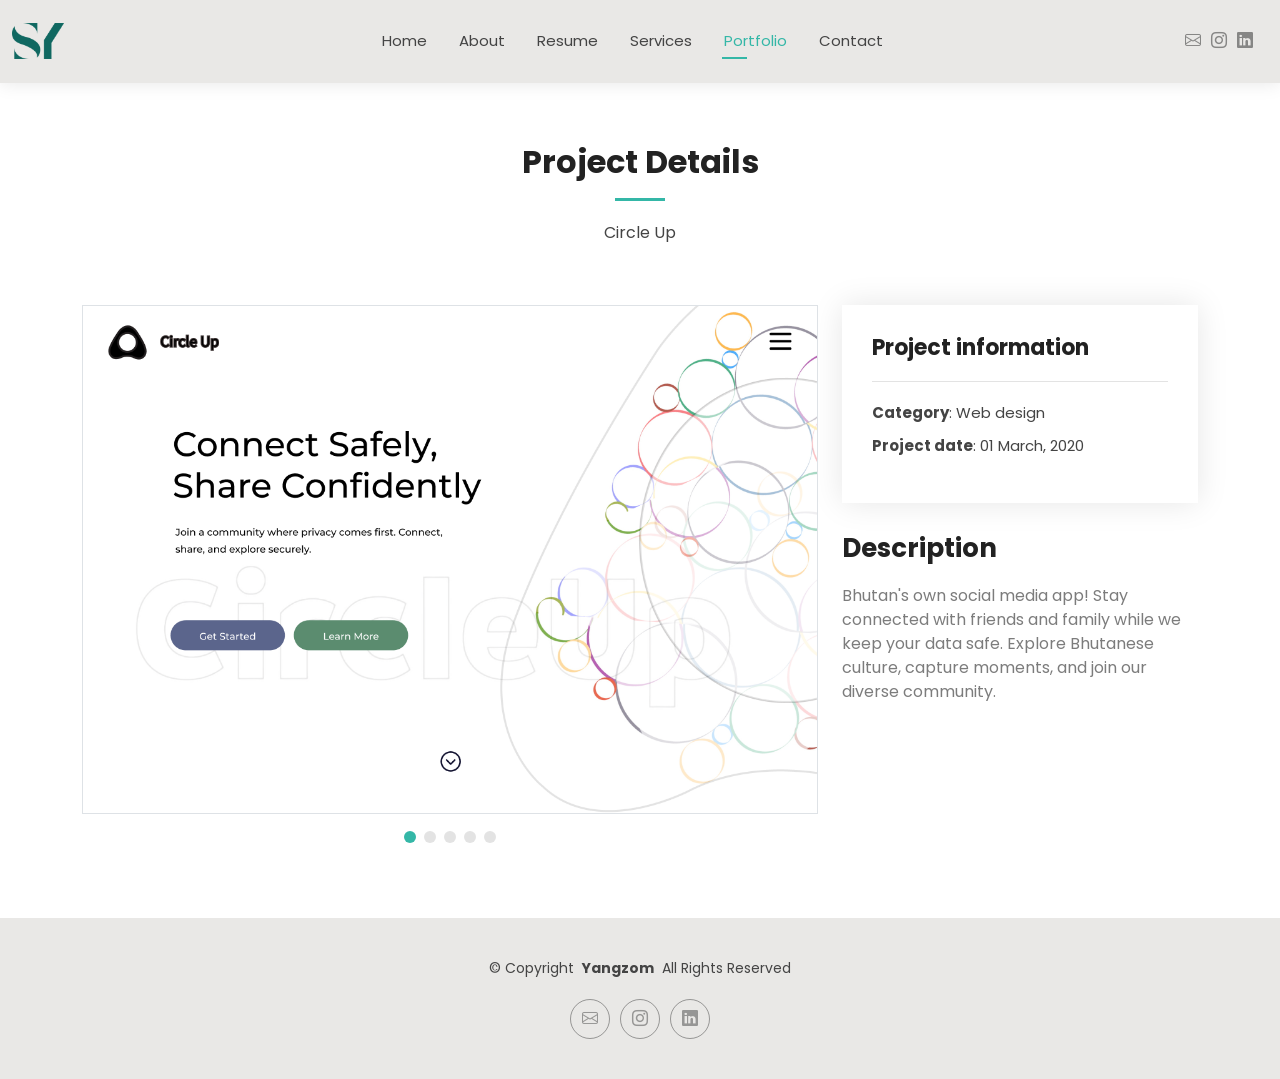
<file: portfolio-details.html>
<!DOCTYPE html>
<html lang="en">
  <head>
    <meta charset="utf-8" />
    <meta content="width=device-width, initial-scale=1.0" name="viewport" />
    <title>Sonam Yangzom</title>
    <meta name="description" content="" />
    <meta name="keywords" content="" />

    <!-- Favicons -->
    <link href="assets/img/favicon.png" rel="icon" />
    <link href="assets/img/apple-touch-icon.png" rel="apple-touch-icon" />

    <!-- Fonts -->
    <link href="https://fonts.googleapis.com" rel="preconnect" />
    <link href="https://fonts.gstatic.com" rel="preconnect" crossorigin />
    <link
      href="https://fonts.googleapis.com/css2?family=Roboto:ital,wght@0,100;0,300;0,400;0,500;0,700;0,900;1,100;1,300;1,400;1,500;1,700;1,900&family=Poppins:ital,wght@0,100;0,200;0,300;0,400;0,500;0,600;0,700;0,800;0,900;1,100;1,200;1,300;1,400;1,500;1,600;1,700;1,800;1,900&family=Raleway:ital,wght@0,100;0,200;0,300;0,400;0,500;0,600;0,700;0,800;0,900;1,100;1,200;1,300;1,400;1,500;1,600;1,700;1,800;1,900&display=swap"
      rel="stylesheet"
    />

    <!-- Vendor CSS Files -->
    <link
      href="assets/vendor/bootstrap/css/bootstrap.min.css"
      rel="stylesheet"
    />
    <link
      href="assets/vendor/bootstrap-icons/bootstrap-icons.css"
      rel="stylesheet"
    />
    <link href="assets/vendor/aos/aos.css" rel="stylesheet" />
    <link href="assets/vendor/swiper/swiper-bundle.min.css" rel="stylesheet" />
    <link
      href="assets/vendor/glightbox/css/glightbox.min.css"
      rel="stylesheet"
    />
    <link href="assets/css/main.css" rel="stylesheet" />
  </head>

  <body class="portfolio-details-page">
    <header
      id="header"
      class="header d-flex align-items-center light-background sticky-top"
    >
      <div
        class="container-fluid position-relative d-flex align-items-center justify-content-between"
      >
        <a
          href="index.html"
          class="logo d-flex align-items-center me-auto me-xl-0"
        >
          <img src="assets/img/favicon.png" alt="" />
        </a>

        <nav id="navmenu" class="navmenu">
          <ul>
            <li><a href="index.html">Home</a></li>
            <li><a href="about.html">About</a></li>
            <li><a href="resume.html">Resume</a></li>
            <li><a href="services.html">Services</a></li>
            <li><a href="portfolio.html" class="active">Portfolio</a></li>
            <li><a href="contact.html">Contact</a></li>
          </ul>
          <i class="mobile-nav-toggle d-xl-none bi bi-list"></i>
        </nav>

        <div class="header-social-links">
          <a
            href="mailto:sonam.yangzom2020@gmail.com?subject=Hi,&body=Hi%20there"
          >
            <i class="bi bi-envelope"></i>
          </a>
          <a
            href="https://www.instagram.com/s__yangzom?igsh=MW95NjE1NTBzcmx5eA=="
            class="instagram"
            ><i class="bi bi-instagram"></i
          ></a>
          <a
            href="https://www.linkedin.com/in/sonam-yangzom-aba3902b0?utm_source=share&utm_campaign=share_via&utm_content=profile&utm_medium=ios_app"
            class="linkedin"
            ><i class="bi bi-linkedin"></i
          ></a>
        </div>
      </div>
    </header>

    <main class="main">
      <!-- Portfolio Details Section -->
      <section id="portfolio-details" class="portfolio-details section">
        <!-- Section Title -->
        <div class="container section-title" data-aos="fade-up">
          <h2>Project Details</h2>
          <p>Circle Up</p>
        </div>

        <div class="container" data-aos="fade-up" data-aos-delay="100">
          <div class="row gy-4">
            <div class="col-lg-8">
              <div class="portfolio-details-slider swiper init-swiper">
                <script type="application/json" class="swiper-config">
                  {
                    "loop": true,
                    "speed": 600,
                    "autoplay": {
                      "delay": 5000
                    },
                    "slidesPerView": "auto",
                    "pagination": {
                      "el": ".swiper-pagination",
                      "type": "bullets",
                      "clickable": true
                    }
                  }
                </script>

                <div class="swiper-wrapper align-items-center">
                  <div class="swiper-slide border">
                    <img src="assets/img/cu1.png" alt="" />
                  </div>
                  <div class="swiper-slide border">
                    <img src="assets/img/cu5.png" alt="" />
                  </div>
                  <div class="swiper-slide border">
                    <img src="assets/img/cu2.png" alt="" />
                  </div>

                  <div class="swiper-slide border">
                    <img src="assets/img/cu3.png" alt="" />
                  </div>

                  <div class="swiper-slide border">
                    <img src="assets/img/cu4.png" alt="" />
                  </div>
                </div>
                <div class="swiper-pagination"></div>
              </div>
            </div>

            <div class="col-lg-4">
              <div
                class="portfolio-info"
                data-aos="fade-up"
                data-aos-delay="200"
              >
                <h3>Project information</h3>
                <ul>
                  <li><strong>Category</strong>: Web design</li>
                  <li><strong>Project date</strong>: 01 March, 2020</li>
                </ul>
              </div>
              <div
                class="portfolio-description"
                data-aos="fade-up"
                data-aos-delay="300"
              >
                <h2>Description</h2>
                <p>
                  Bhutan's own social media app! Stay connected with friends and
                  family while we keep your data safe. Explore Bhutanese
                  culture, capture moments, and join our diverse community.
                </p>
              </div>
            </div>
          </div>
        </div>
      </section>
      <!-- /Portfolio Details Section -->
    </main>

    <footer id="footer" class="footer light-background">
      <div class="container">
        <div class="copyright text-center">
          <p>
            © <span>Copyright</span>
            <strong class="px-1 sitename">Yangzom</strong>
            <span>All Rights Reserved<br /></span>
          </p>
        </div>
        <div class="social-links d-flex justify-content-center">
          <a
            href="mailto:sonam.yangzom2020@gmail.com?subject=Hi,&body=Hi%20there"
          >
            <i class="bi bi-envelope"></i>
          </a>

          <a
            href="https://www.instagram.com/s__yangzom?igsh=MW95NjE1NTBzcmx5eA=="
            ><i class="bi bi-instagram"></i
          ></a>
          <a
            href="https://www.linkedin.com/in/sonam-yangzom-aba3902b0?utm_source=share&utm_campaign=share_via&utm_content=profile&utm_medium=ios_app"
            ><i class="bi bi-linkedin"></i
          ></a>
        </div>
      </div>
    </footer>

    <!-- Scroll Top -->
    <a
      href="#"
      id="scroll-top"
      class="scroll-top d-flex align-items-center justify-content-center"
      ><i class="bi bi-arrow-up-short"></i
    ></a>

    <!-- Preloader -->
    <div id="preloader"></div>

    <!-- Vendor JS Files -->
    <script src="assets/vendor/bootstrap/js/bootstrap.bundle.min.js"></script>
    <script src="assets/vendor/php-email-form/validate.js"></script>
    <script src="assets/vendor/aos/aos.js"></script>
    <script src="assets/vendor/waypoints/noframework.waypoints.js"></script>
    <script src="assets/vendor/purecounter/purecounter_vanilla.js"></script>
    <script src="assets/vendor/swiper/swiper-bundle.min.js"></script>
    <script src="assets/vendor/glightbox/js/glightbox.min.js"></script>
    <script src="assets/vendor/imagesloaded/imagesloaded.pkgd.min.js"></script>
    <script src="assets/vendor/isotope-layout/isotope.pkgd.min.js"></script>

    <!-- Main JS File -->
    <script src="assets/js/main.js"></script>
  </body>
</html>
</file>
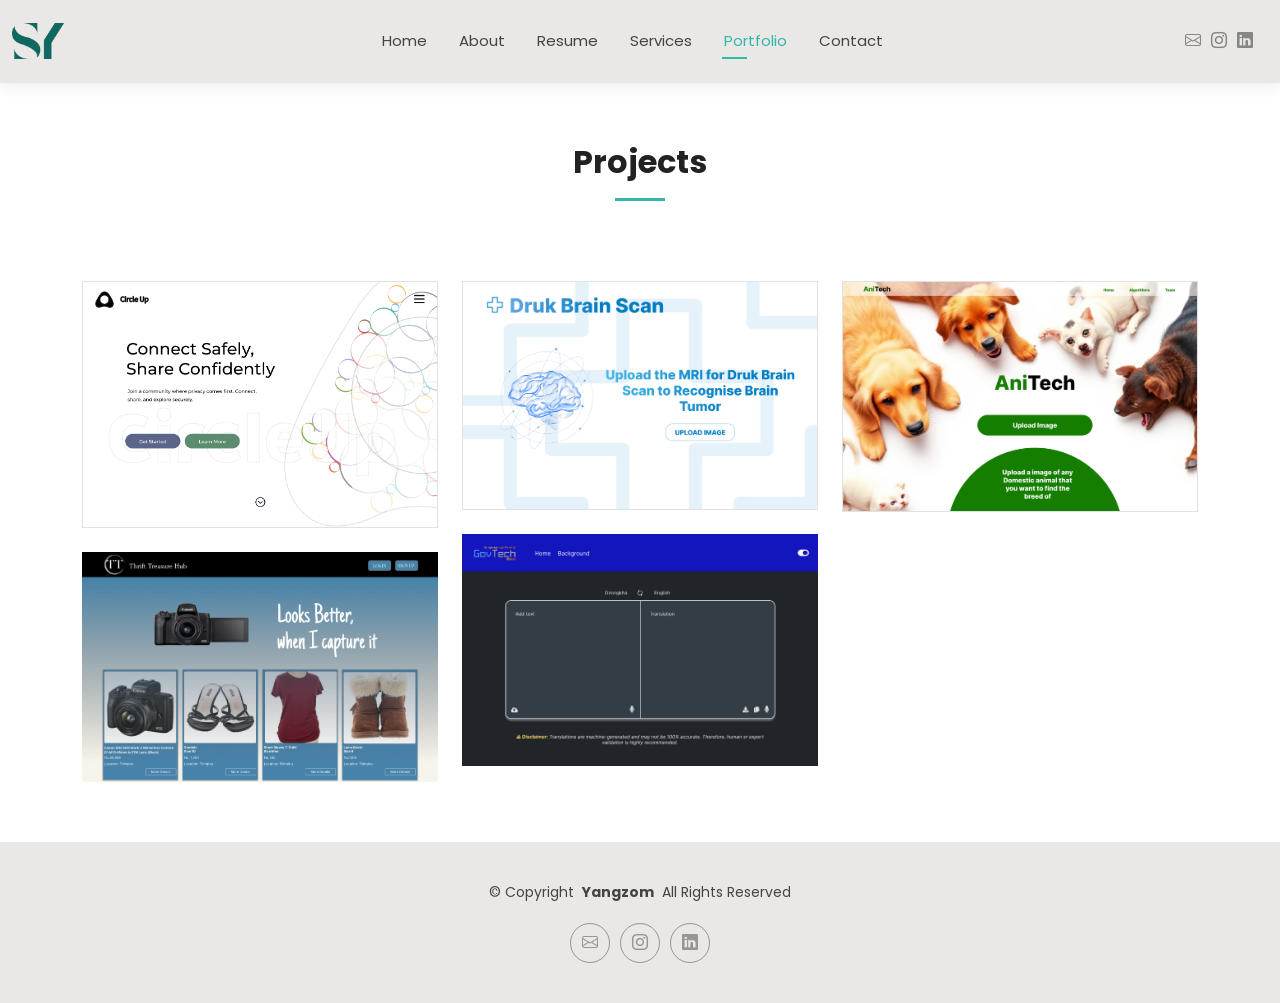
<file: portfolio.html>
<!DOCTYPE html>
<html lang="en">
  <head>
    <meta charset="utf-8" />
    <meta content="width=device-width, initial-scale=1.0" name="viewport" />
    <title>Sonam Yangzom</title>
    <meta name="description" content="" />
    <meta name="keywords" content="" />

    <!-- Favicons -->
    <link href="assets/img/favicon.png" rel="icon" />
    <link href="assets/img/apple-touch-icon.png" rel="apple-touch-icon" />

    <!-- Fonts -->
    <link href="https://fonts.googleapis.com" rel="preconnect" />
    <link href="https://fonts.gstatic.com" rel="preconnect" crossorigin />
    <link
      href="https://fonts.googleapis.com/css2?family=Roboto:ital,wght@0,100;0,300;0,400;0,500;0,700;0,900;1,100;1,300;1,400;1,500;1,700;1,900&family=Poppins:ital,wght@0,100;0,200;0,300;0,400;0,500;0,600;0,700;0,800;0,900;1,100;1,200;1,300;1,400;1,500;1,600;1,700;1,800;1,900&family=Raleway:ital,wght@0,100;0,200;0,300;0,400;0,500;0,600;0,700;0,800;0,900;1,100;1,200;1,300;1,400;1,500;1,600;1,700;1,800;1,900&display=swap"
      rel="stylesheet"
    />

    <!-- Vendor CSS Files -->
    <link
      href="assets/vendor/bootstrap/css/bootstrap.min.css"
      rel="stylesheet"
    />
    <link
      href="assets/vendor/bootstrap-icons/bootstrap-icons.css"
      rel="stylesheet"
    />
    <link href="assets/vendor/aos/aos.css" rel="stylesheet" />
    <link href="assets/vendor/swiper/swiper-bundle.min.css" rel="stylesheet" />
    <link
      href="assets/vendor/glightbox/css/glightbox.min.css"
      rel="stylesheet"
    />
    <link href="assets/css/main.css" rel="stylesheet" />
  </head>

  <body class="portfolio-page">
    <header
      id="header"
      class="header d-flex align-items-center light-background sticky-top"
    >
      <div
        class="container-fluid position-relative d-flex align-items-center justify-content-between"
      >
        <a
          href="index.html"
          class="logo d-flex align-items-center me-auto me-xl-0"
        >
          <img src="assets/img/favicon.png" alt="" />
        </a>

        <nav id="navmenu" class="navmenu">
          <ul>
            <li><a href="index.html">Home</a></li>
            <li><a href="about.html">About</a></li>
            <li><a href="resume.html">Resume</a></li>
            <li><a href="services.html">Services</a></li>
            <li><a href="portfolio.html" class="active">Portfolio</a></li>
            <li><a href="contact.html">Contact</a></li>
          </ul>
          <i class="mobile-nav-toggle d-xl-none bi bi-list"></i>
        </nav>
        <div class="header-social-links">
          <a
            href="mailto:sonam.yangzom2020@gmail.com?subject=Hi,&body=Hi%20there"
          >
            <i class="bi bi-envelope"></i>
          </a>
          <a
            href="https://www.instagram.com/s__yangzom?igsh=MW95NjE1NTBzcmx5eA=="
            class="instagram"
            ><i class="bi bi-instagram"></i
          ></a>
          <a
            href="https://www.linkedin.com/in/sonam-yangzom-aba3902b0?utm_source=share&utm_campaign=share_via&utm_content=profile&utm_medium=ios_app"
            class="linkedin"
            ><i class="bi bi-linkedin"></i
          ></a>
        </div>
      </div>
    </header>

    <main class="main">
      <!-- Portfolio Section -->
      <section id="portfolio" class="portfolio section">
        <div class="container section-title" data-aos="fade-up">
          <h2>Projects</h2>
        </div>

        <div class="container">
          <div
            class="isotope-layout"
            data-default-filter="*"
            data-layout="masonry"
            data-sort="original-order"
          >
            <!-- <ul
              class="portfolio-filters isotope-filters"
              data-aos="fade-up"
              data-aos-delay="100"
            >
              <li data-filter="*" class="filter-active">All</li>
              <li data-filter=".filter-app">App</li>
              <li data-filter=".filter-product">Card</li>
              <li data-filter=".filter-branding">Web</li>
            </ul> -->
            <!-- End Portfolio Filters -->

            <div
              class="row gy-4 isotope-container"
              data-aos="fade-up"
              data-aos-delay="200"
            >
              <div
                class="col-lg-4 col-md-6 portfolio-item isotope-item filter-app"
              >
                <img src="assets/img/cu1.png" class="img-fluid border" alt="" />
                <div class="portfolio-info">
                  <h4>Circle Up</h4>
                  <p>
                    Join a community where privacy comes first. Connect, share,
                    and explore securely.
                  </p>
                  <a
                    href="assets/img/cu1.png"
                    title="Circle Up"
                    data-gallery="portfolio-gallery-app"
                    class="glightbox preview-link"
                    ><i class="bi bi-zoom-in"></i
                  ></a>
                  <a
                    href="portfolio-details.html"
                    title="More Details"
                    class="details-link"
                    ><i class="bi bi-link-45deg"></i
                  ></a>
                </div>
              </div>
              <!-- End Portfolio Item -->

              <div
                class="col-lg-4 col-md-6 portfolio-item isotope-item filter-product"
              >
                <img
                  src="assets/img/dbs1.png"
                  class="img-fluid border"
                  alt=""
                />
                <div class="portfolio-info">
                  <h4>Druk Brain Scan</h4>
                  <p>Scan to Recognise Brain Tumor</p>
                  <a
                    href="assets/img/dbs1.png"
                    title="Druk Brain Scan"
                    data-gallery="portfolio-gallery-product"
                    class="glightbox preview-link"
                    ><i class="bi bi-zoom-in"></i
                  ></a>
                  <a
                    href="drukbrainscan.html"
                    title="More Details"
                    class="details-link"
                    ><i class="bi bi-link-45deg"></i
                  ></a>
                </div>
              </div>
              <!-- End Portfolio Item -->

              <div
                class="col-lg-4 col-md-6 portfolio-item isotope-item filter-branding"
              >
                <img
                  src="assets/img/anitech1.png"
                  class="img-fluid border"
                  alt=""
                />
                <div class="portfolio-info">
                  <h4>AniTech</h4>
                  <p>Discover the breed of your domestic animal</p>
                  <a
                    href="assets/img/anitech1.png"
                    title="AniTech"
                    data-gallery="portfolio-gallery-branding"
                    class="glightbox preview-link"
                    ><i class="bi bi-zoom-in"></i
                  ></a>
                  <a
                    href="anitech.html"
                    title="More Details"
                    class="details-link"
                    ><i class="bi bi-link-45deg"></i
                  ></a>
                </div>
              </div>
              <!-- End Portfolio Item -->

              <div
                class="col-lg-4 col-md-6 portfolio-item isotope-item filter-app"
              >
                <img
                  src="assets/img/translation.png"
                  class="img-fluid"
                  alt=""
                />
                <div class="portfolio-info">
                  <h4>Dzo-Eng Translation</h4>
                  <p>Platform to translate Dzongkha to English words</p>
                  <a
                    href="assets/img/translation.png"
                    title="Dzo-Eng Translation"
                    data-gallery="portfolio-gallery-app"
                    class="glightbox preview-link"
                    ><i class="bi bi-zoom-in"></i
                  ></a>
                  <a
                    href="portfolio-details.html"
                    title="More Details"
                    class="details-link"
                    ><i class="bi bi-link-45deg"></i
                  ></a>
                </div>
              </div>
              <!-- End Portfolio Item -->

              <div
                class="col-lg-4 col-md-6 portfolio-item isotope-item filter-product"
              >
                <div class="portfolio-info"></div>
              </div>
              <!-- End Portfolio Item -->

              <div
                class="col-lg-4 col-md-6 portfolio-item isotope-item filter-branding"
              >
                <img src="assets/img/tt1.png" class="img-fluid" alt="" />
                <div class="portfolio-info">
                  <h4>Thrift Treasure Hub</h4>
                  <p>
                    Giving items a second life and making quality secondhand
                    goods accessible.
                  </p>
                  <a
                    href="assets/img/tt1.png"
                    title="Thrift Treasure Hub"
                    data-gallery="portfolio-gallery-product"
                    class="glightbox preview-link"
                    ><i class="bi bi-zoom-in"></i
                  ></a>
                  <a
                    href="treasurehub.html"
                    title="More Details"
                    class="details-link"
                    ><i class="bi bi-link-45deg"></i
                  ></a>
                </div>
              </div>
            </div>
          </div>
        </div>
      </section>
    </main>

    <footer id="footer" class="footer light-background">
      <div class="container">
        <div class="copyright text-center">
          <p>
            © <span>Copyright</span>
            <strong class="px-1 sitename">Yangzom</strong>
            <span>All Rights Reserved<br /></span>
          </p>
        </div>
        <div class="social-links d-flex justify-content-center">
          <a
            href="mailto:sonam.yangzom2020@gmail.com?subject=Hi,&body=Hi%20there"
          >
            <i class="bi bi-envelope"></i>
          </a>

          <a
            href="https://www.instagram.com/s__yangzom?igsh=MW95NjE1NTBzcmx5eA=="
            ><i class="bi bi-instagram"></i
          ></a>
          <a
            href="https://www.linkedin.com/in/sonam-yangzom-aba3902b0?utm_source=share&utm_campaign=share_via&utm_content=profile&utm_medium=ios_app"
            ><i class="bi bi-linkedin"></i
          ></a>
        </div>
      </div>
    </footer>

    <!-- Scroll Top -->
    <a
      href="#"
      id="scroll-top"
      class="scroll-top d-flex align-items-center justify-content-center"
      ><i class="bi bi-arrow-up-short"></i
    ></a>

    <!-- Preloader -->
    <div id="preloader"></div>

    <!-- Vendor JS Files -->
    <script src="assets/vendor/bootstrap/js/bootstrap.bundle.min.js"></script>
    <script src="assets/vendor/php-email-form/validate.js"></script>
    <script src="assets/vendor/aos/aos.js"></script>
    <script src="assets/vendor/waypoints/noframework.waypoints.js"></script>
    <script src="assets/vendor/purecounter/purecounter_vanilla.js"></script>
    <script src="assets/vendor/swiper/swiper-bundle.min.js"></script>
    <script src="assets/vendor/glightbox/js/glightbox.min.js"></script>
    <script src="assets/vendor/imagesloaded/imagesloaded.pkgd.min.js"></script>
    <script src="assets/vendor/isotope-layout/isotope.pkgd.min.js"></script>

    <!-- Main JS File -->
    <script src="assets/js/main.js"></script>
  </body>
</html>
</file>
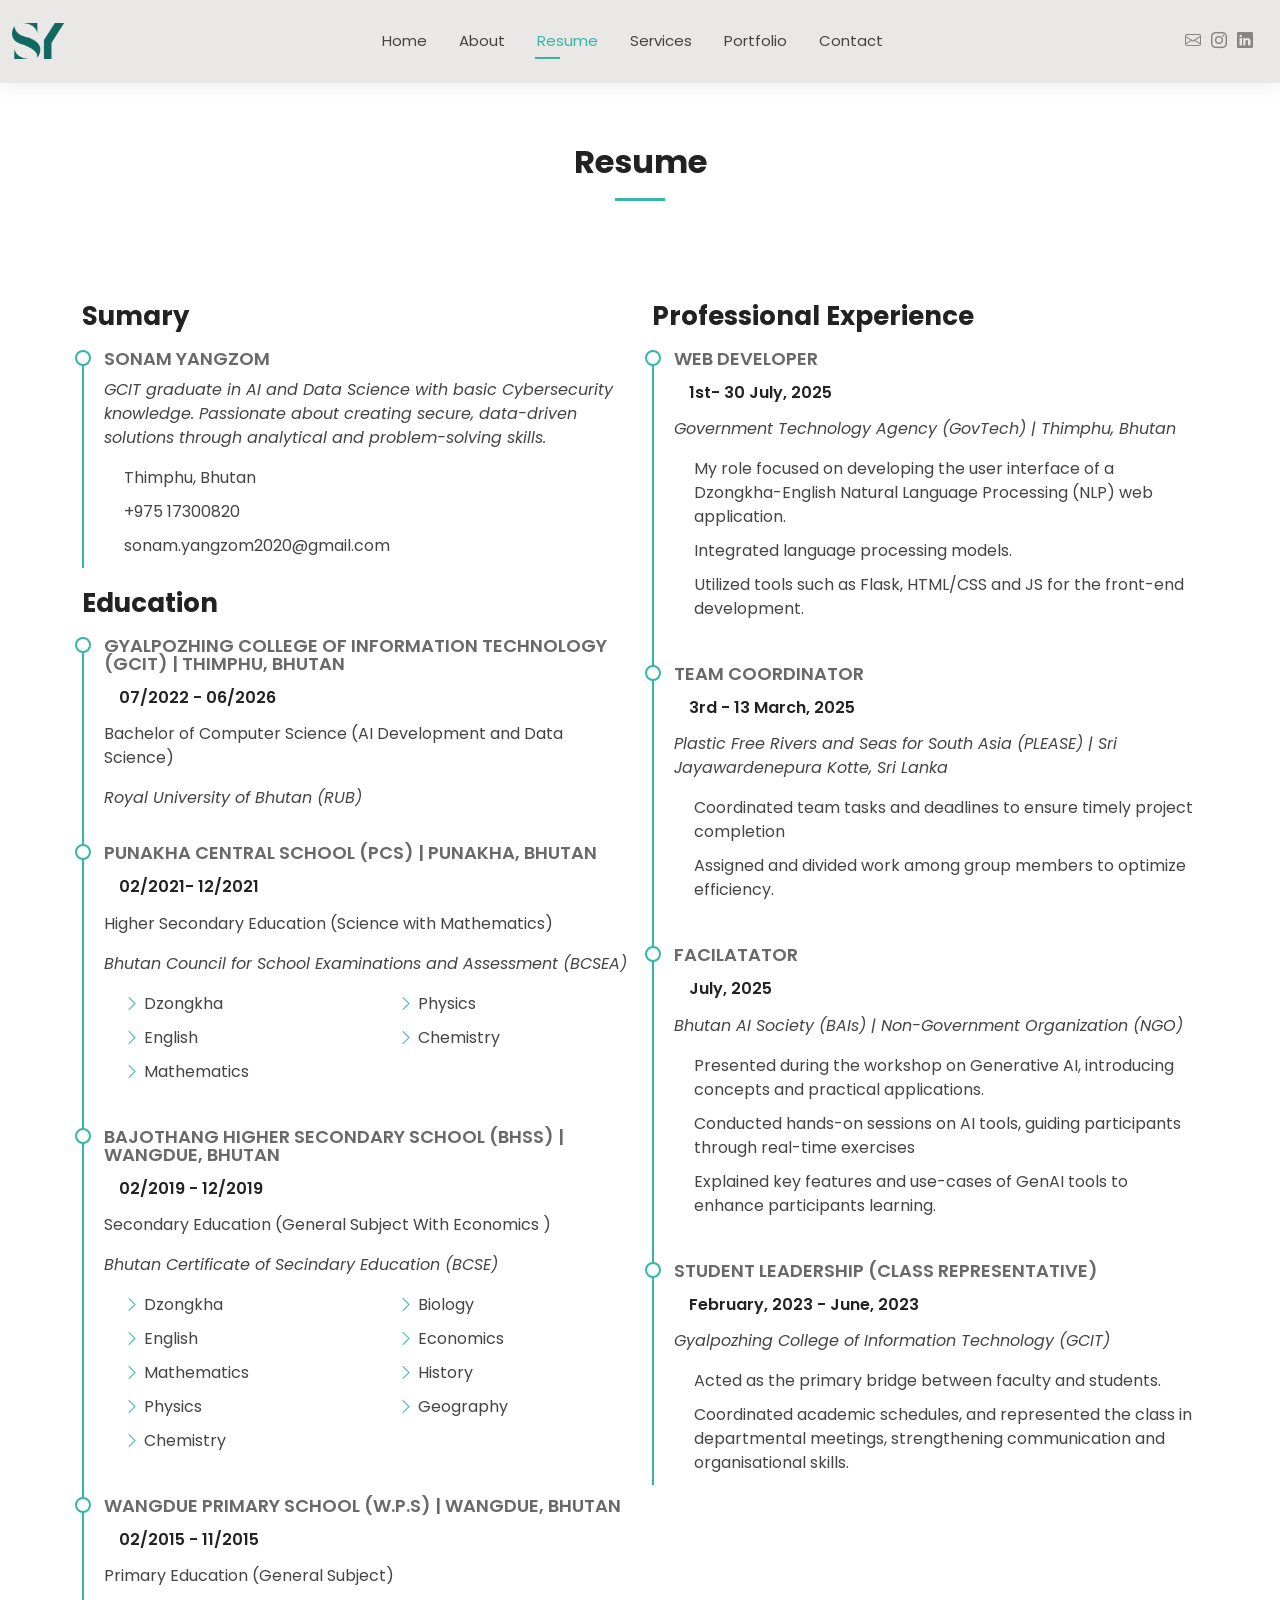
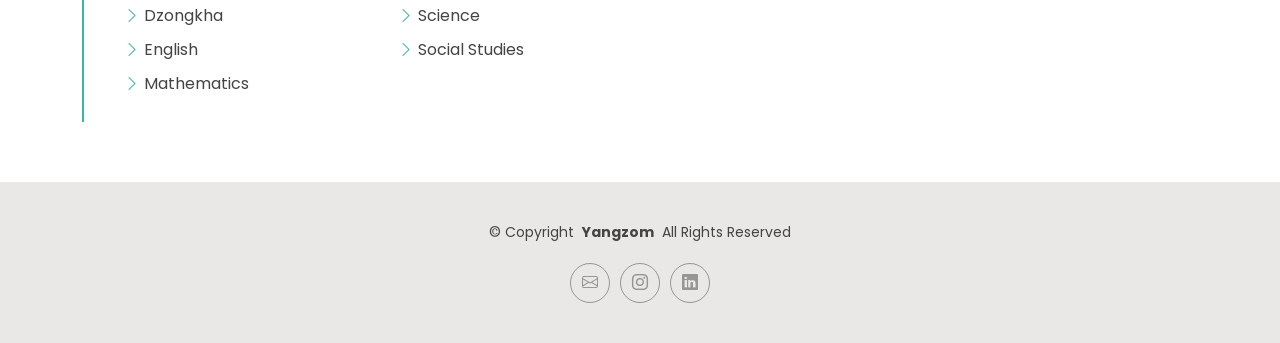
<file: resume.html>
<!DOCTYPE html>
<html lang="en">
  <head>
    <meta charset="utf-8" />
    <meta content="width=device-width, initial-scale=1.0" name="viewport" />
    <title>Sonam Yangzom</title>
    <meta name="description" content="" />
    <meta name="keywords" content="" />

    <!-- Favicons -->
    <link href="assets/img/favicon.png" rel="icon" />
    <link href="assets/img/apple-touch-icon.png" rel="apple-touch-icon" />

    <!-- Fonts -->
    <link href="https://fonts.googleapis.com" rel="preconnect" />
    <link href="https://fonts.gstatic.com" rel="preconnect" crossorigin />
    <link
      href="https://fonts.googleapis.com/css2?family=Roboto:ital,wght@0,100;0,300;0,400;0,500;0,700;0,900;1,100;1,300;1,400;1,500;1,700;1,900&family=Poppins:ital,wght@0,100;0,200;0,300;0,400;0,500;0,600;0,700;0,800;0,900;1,100;1,200;1,300;1,400;1,500;1,600;1,700;1,800;1,900&family=Raleway:ital,wght@0,100;0,200;0,300;0,400;0,500;0,600;0,700;0,800;0,900;1,100;1,200;1,300;1,400;1,500;1,600;1,700;1,800;1,900&display=swap"
      rel="stylesheet"
    />

    <!-- Vendor CSS Files -->
    <link
      href="assets/vendor/bootstrap/css/bootstrap.min.css"
      rel="stylesheet"
    />
    <link
      href="assets/vendor/bootstrap-icons/bootstrap-icons.css"
      rel="stylesheet"
    />
    <link href="assets/vendor/aos/aos.css" rel="stylesheet" />
    <link href="assets/vendor/swiper/swiper-bundle.min.css" rel="stylesheet" />
    <link
      href="assets/vendor/glightbox/css/glightbox.min.css"
      rel="stylesheet"
    />
    <link href="assets/css/main.css" rel="stylesheet" />
  </head>
  <body class="resume-page">
    <header
      id="header"
      class="header d-flex align-items-center light-background sticky-top"
    >
      <div
        class="container-fluid position-relative d-flex align-items-center justify-content-between"
      >
        <a
          href="index.html"
          class="logo d-flex align-items-center me-auto me-xl-0"
        >
          <img src="assets/img/favicon.png" alt="" />
        </a>

        <nav id="navmenu" class="navmenu">
          <ul>
            <li><a href="index.html">Home</a></li>
            <li><a href="about.html">About</a></li>
            <li><a href="resume.html" class="active">Resume</a></li>
            <li><a href="services.html">Services</a></li>
            <li><a href="portfolio.html">Portfolio</a></li>
            <li><a href="contact.html">Contact</a></li>
          </ul>
          <i class="mobile-nav-toggle d-xl-none bi bi-list"></i>
        </nav>
        <div class="header-social-links">
          <a
            href="mailto:sonam.yangzom2020@gmail.com?subject=Hi,&body=Hi%20there"
          >
            <i class="bi bi-envelope"></i>
          </a>
          <a
            href="https://www.instagram.com/s__yangzom?igsh=MW95NjE1NTBzcmx5eA=="
            class="instagram"
            ><i class="bi bi-instagram"></i
          ></a>
          <a
            href="https://www.linkedin.com/in/sonam-yangzom-aba3902b0?utm_source=share&utm_campaign=share_via&utm_content=profile&utm_medium=ios_app"
            class="linkedin"
            ><i class="bi bi-linkedin"></i
          ></a>
        </div>
      </div>
    </header>
    <main class="main">
      <!-- Resume Section -->
      <section id="resume" class="resume section">
        <!-- Section Title -->
        <div class="container section-title" data-aos="fade-up">
          <h2>Resume</h2>
          <!-- <p>
            Necessitatibus eius consequatur ex aliquid fuga eum quidem sint
            consectetur velit
          </p> -->
        </div>

        <div class="container">
          <div class="row">
            <div class="col-lg-6" data-aos="fade-up" data-aos-delay="100">
              <h3 class="resume-title">Sumary</h3>

              <div class="resume-item pb-0">
                <h4>Sonam Yangzom</h4>
                <p>
                  <em
                    >GCIT graduate in AI and Data Science with basic
                    Cybersecurity knowledge. Passionate about creating secure,
                    data-driven solutions through analytical and problem-solving
                    skills.</em
                  >
                </p>
                <ul>
                  <li>Thimphu, Bhutan</li>
                  <li>+975 17300820</li>
                  <li>sonam.yangzom2020@gmail.com</li>
                </ul>
              </div>
              <!-- Edn Resume Item -->
              <h3 class="resume-title">Education</h3>
              <div class="resume-item">
                <h4>
                  Gyalpozhing College of Information Technology (GCIT) |
                  Thimphu, Bhutan
                </h4>
                <h5>07/2022 - 06/2026</h5>
                <p>
                  Bachelor of Computer Science (AI Development and Data Science)
                </p>
                <p><em>Royal University of Bhutan (RUB)</em></p>
              </div>
              <!-- Edn Resume Item -->

              <div class="resume-item">
                <h4>Punakha Central School (PCS) | Punakha, Bhutan</h4>
                <h5>02/2021- 12/2021</h5>
                <p>Higher Secondary Education (Science with Mathematics)</p>
                <p>
                  <em
                    >Bhutan Council for School Examinations and Assessment
                    (BCSEA)</em
                  >
                </p>
                <div class="row">
                  <div class="col-lg-6">
                    <ul>
                      <li>
                        <i class="bi bi-chevron-right"></i>
                        <span>Dzongkha</span>
                      </li>
                      <li>
                        <i class="bi bi-chevron-right"></i>
                        <span>English</span>
                      </li>
                      <li>
                        <i class="bi bi-chevron-right"></i>
                        <span>Mathematics</span>
                      </li>
                    </ul>
                  </div>
                  <div class="col-lg-6">
                    <ul>
                      <li>
                        <i class="bi bi-chevron-right"></i>
                        <span>Physics</span>
                      </li>
                      <li>
                        <i class="bi bi-chevron-right"></i>
                        <span>Chemistry</span>
                      </li>
                    </ul>
                  </div>
                </div>
              </div>
              <div class="resume-item">
                <h4>
                  Bajothang Higher Secondary School (BHSS) | Wangdue, Bhutan
                </h4>
                <h5>02/2019 - 12/2019</h5>
                <p>Secondary Education (General Subject With Economics )</p>
                <p>
                  <em> Bhutan Certificate of Secindary Education (BCSE) </em>
                </p>
                <div class="row">
                  <div class="col-lg-6">
                    <ul>
                      <li>
                        <i class="bi bi-chevron-right"></i>
                        <span>Dzongkha</span>
                      </li>
                      <li>
                        <i class="bi bi-chevron-right"></i>
                        <span>English</span>
                      </li>
                      <li>
                        <i class="bi bi-chevron-right"></i>
                        <span>Mathematics</span>
                      </li>
                      <li>
                        <i class="bi bi-chevron-right"></i>
                        <span>Physics</span>
                      </li>
                      <li>
                        <i class="bi bi-chevron-right"></i>
                        <span>Chemistry</span>
                      </li>
                    </ul>
                  </div>
                  <div class="col-lg-6">
                    <ul>
                      <li>
                        <i class="bi bi-chevron-right"></i>
                        <span>Biology</span>
                      </li>
                      <li>
                        <i class="bi bi-chevron-right"></i>
                        <span>Economics</span>
                      </li>
                      <li>
                        <i class="bi bi-chevron-right"></i>
                        <span>History</span>
                      </li>
                      <li>
                        <i class="bi bi-chevron-right"></i>
                        <span>Geography</span>
                      </li>
                    </ul>
                  </div>
                </div>
              </div>
              <!-- Edn Resume Item -->
              <div class="resume-item">
                <h4>Wangdue Primary School (W.P.S) | Wangdue, Bhutan</h4>
                <h5>02/2015 - 11/2015</h5>
                <p>Primary Education (General Subject)</p>

                <div class="row">
                  <div class="col-lg-6">
                    <ul>
                      <li>
                        <i class="bi bi-chevron-right"></i>
                        <span>Dzongkha</span>
                      </li>
                      <li>
                        <i class="bi bi-chevron-right"></i>
                        <span>English</span>
                      </li>
                      <li>
                        <i class="bi bi-chevron-right"></i>
                        <span>Mathematics</span>
                      </li>
                    </ul>
                  </div>
                  <div class="col-lg-6">
                    <ul>
                      <li>
                        <i class="bi bi-chevron-right"></i>
                        <span>Science</span>
                      </li>
                      <li>
                        <i class="bi bi-chevron-right"></i>
                        <span>Social Studies</span>
                      </li>
                    </ul>
                  </div>
                </div>
              </div>
            </div>

            <div class="col-lg-6" data-aos="fade-up" data-aos-delay="200">
              <h3 class="resume-title">Professional Experience</h3>
              <div class="resume-item">
                <h4>Web Developer</h4>
                <h5>1st- 30 July, 2025</h5>
                <p>
                  <em
                    >Government Technology Agency (GovTech) | Thimphu,
                    Bhutan</em
                  >
                </p>
                <ul>
                  <li>
                    My role focused on developing the user interface of a
                    Dzongkha-English Natural Language Processing (NLP) web
                    application.
                  </li>
                  <li>Integrated language processing models.</li>
                  <li>
                    Utilized tools such as Flask, HTML/CSS and JS for the
                    front-end development.
                  </li>
                </ul>
              </div>
              <div class="resume-item">
                <h4>Team Coordinator</h4>
                <h5>3rd - 13 March, 2025</h5>
                <p>
                  <em
                    >Plastic Free Rivers and Seas for South Asia (PLEASE) | Sri
                    Jayawardenepura Kotte, Sri Lanka</em
                  >
                </p>
                <ul>
                  <li>
                    Coordinated team tasks and deadlines to ensure timely
                    project completion
                  </li>
                  <li>
                    Assigned and divided work among group members to optimize
                    efficiency.
                  </li>
                </ul>
              </div>
              <div class="resume-item">
                <h4>Facilatator</h4>
                <h5>July, 2025</h5>
                <p>
                  <em
                    >Bhutan AI Society (BAIs) | Non-Government Organization
                    (NGO)</em
                  >
                </p>
                <ul>
                  <li>
                    Presented during the workshop on Generative AI, introducing
                    concepts and practical applications.
                  </li>
                  <li>
                    Conducted hands-on sessions on AI tools, guiding
                    participants through real-time exercises
                  </li>
                  <li>
                    Explained key features and use-cases of GenAI tools to
                    enhance participants learning.
                  </li>
                </ul>
              </div>
              <div class="resume-item">
                <h4>Student Leadership (Class Representative)</h4>
                <h5>February, 2023 - June, 2023</h5>
                <p>
                  <em>Gyalpozhing College of Information Technology (GCIT)</em>
                </p>
                <ul>
                  <li>
                    Acted as the primary bridge between faculty and students.
                  </li>
                  <li>
                    Coordinated academic schedules, and represented the class in
                    departmental meetings, strengthening communication and
                    organisational skills.
                  </li>
                </ul>
              </div>

              <!-- Edn Resume Item -->
            </div>
          </div>
        </div>
      </section>
      <!-- /Resume Section -->
    </main>

    <footer id="footer" class="footer light-background">
      <div class="container">
        <div class="copyright text-center">
          <p>
            © <span>Copyright</span>
            <strong class="px-1 sitename">Yangzom</strong>
            <span>All Rights Reserved<br /></span>
          </p>
        </div>
        <div class="social-links d-flex justify-content-center">
          <a
            href="mailto:sonam.yangzom2020@gmail.com?subject=Hi,&body=Hi%20there"
          >
            <i class="bi bi-envelope"></i>
          </a>

          <a
            href="https://www.instagram.com/s__yangzom?igsh=MW95NjE1NTBzcmx5eA=="
            ><i class="bi bi-instagram"></i
          ></a>
          <a
            href="https://www.linkedin.com/in/sonam-yangzom-aba3902b0?utm_source=share&utm_campaign=share_via&utm_content=profile&utm_medium=ios_app"
            ><i class="bi bi-linkedin"></i
          ></a>
        </div>
      </div>
    </footer>

    <!-- Scroll Top -->
    <a
      href="#"
      id="scroll-top"
      class="scroll-top d-flex align-items-center justify-content-center"
      ><i class="bi bi-arrow-up-short"></i
    ></a>

    <!-- Preloader -->
    <div id="preloader"></div>

    <!-- Vendor JS Files -->
    <script src="assets/vendor/bootstrap/js/bootstrap.bundle.min.js"></script>
    <script src="assets/vendor/php-email-form/validate.js"></script>
    <script src="assets/vendor/aos/aos.js"></script>
    <script src="assets/vendor/waypoints/noframework.waypoints.js"></script>
    <script src="assets/vendor/purecounter/purecounter_vanilla.js"></script>
    <script src="assets/vendor/swiper/swiper-bundle.min.js"></script>
    <script src="assets/vendor/glightbox/js/glightbox.min.js"></script>
    <script src="assets/vendor/imagesloaded/imagesloaded.pkgd.min.js"></script>
    <script src="assets/vendor/isotope-layout/isotope.pkgd.min.js"></script>

    <!-- Main JS File -->
    <script src="assets/js/main.js"></script>
  </body>
</html>
</file>
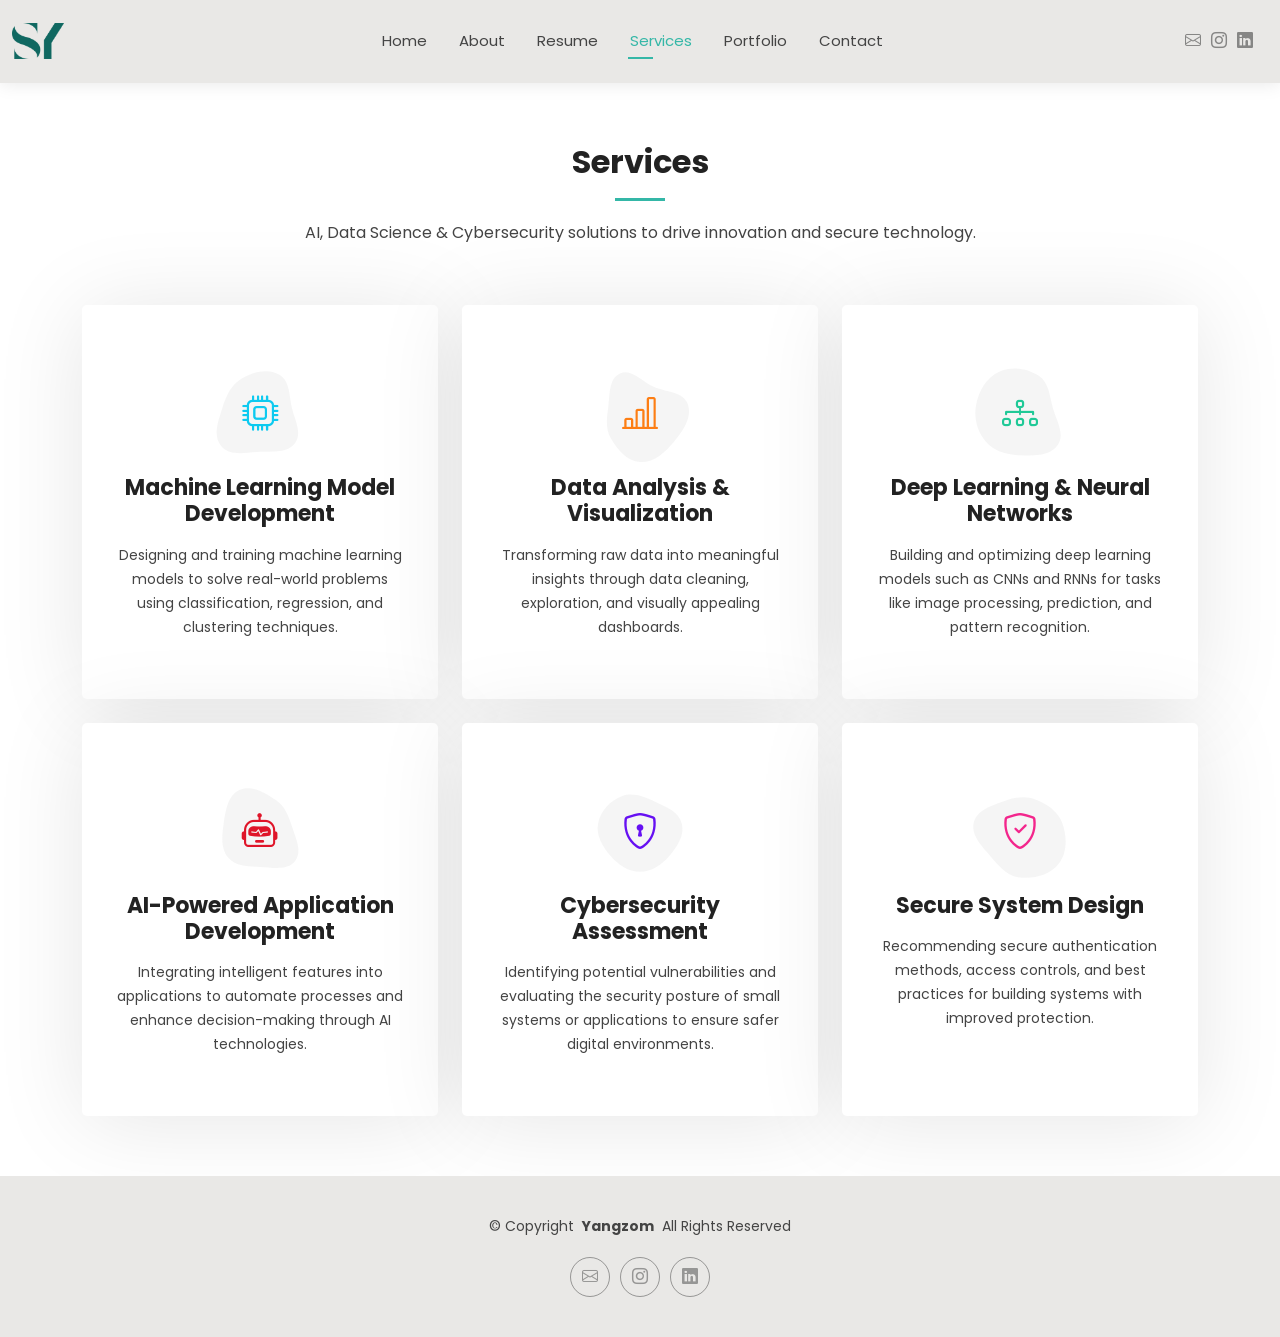
<file: services.html>
<!DOCTYPE html>
<html lang="en">
  <head>
    <meta charset="utf-8" />
    <meta content="width=device-width, initial-scale=1.0" name="viewport" />
    <title>Sonam Yangzom</title>
    <meta name="description" content="" />
    <meta name="keywords" content="" />

    <!-- Favicons -->
    <link href="assets/img/favicon.png" rel="icon" />
    <link href="assets/img/apple-touch-icon.png" rel="apple-touch-icon" />

    <!-- Fonts -->
    <link href="https://fonts.googleapis.com" rel="preconnect" />
    <link href="https://fonts.gstatic.com" rel="preconnect" crossorigin />
    <link
      href="https://fonts.googleapis.com/css2?family=Roboto:ital,wght@0,100;0,300;0,400;0,500;0,700;0,900;1,100;1,300;1,400;1,500;1,700;1,900&family=Poppins:ital,wght@0,100;0,200;0,300;0,400;0,500;0,600;0,700;0,800;0,900;1,100;1,200;1,300;1,400;1,500;1,600;1,700;1,800;1,900&family=Raleway:ital,wght@0,100;0,200;0,300;0,400;0,500;0,600;0,700;0,800;0,900;1,100;1,200;1,300;1,400;1,500;1,600;1,700;1,800;1,900&display=swap"
      rel="stylesheet"
    />

    <!-- Vendor CSS Files -->
    <link
      href="assets/vendor/bootstrap/css/bootstrap.min.css"
      rel="stylesheet"
    />
    <link
      href="assets/vendor/bootstrap-icons/bootstrap-icons.css"
      rel="stylesheet"
    />
    <link href="assets/vendor/aos/aos.css" rel="stylesheet" />
    <link href="assets/vendor/swiper/swiper-bundle.min.css" rel="stylesheet" />
    <link
      href="assets/vendor/glightbox/css/glightbox.min.css"
      rel="stylesheet"
    />
    <link href="assets/css/main.css" rel="stylesheet" />
  </head>

  <body class="services-page">
    <header
      id="header"
      class="header d-flex align-items-center light-background sticky-top"
    >
      <div
        class="container-fluid position-relative d-flex align-items-center justify-content-between"
      >
        <a
          href="index.html"
          class="logo d-flex align-items-center me-auto me-xl-0"
        >
          <img src="assets/img/favicon.png" alt="" />
        </a>

        <nav id="navmenu" class="navmenu">
          <ul>
            <li><a href="index.html">Home</a></li>
            <li><a href="about.html">About</a></li>
            <li><a href="resume.html">Resume</a></li>
            <li><a href="services.html" class="active">Services</a></li>
            <li><a href="portfolio.html">Portfolio</a></li>
            <li><a href="contact.html">Contact</a></li>
          </ul>
          <i class="mobile-nav-toggle d-xl-none bi bi-list"></i>
        </nav>
        <div class="header-social-links">
          <a
            href="mailto:sonam.yangzom2020@gmail.com?subject=Hi,&body=Hi%20there"
          >
            <i class="bi bi-envelope"></i>
          </a>
          <a
            href="https://www.instagram.com/s__yangzom?igsh=MW95NjE1NTBzcmx5eA=="
            class="instagram"
            ><i class="bi bi-instagram"></i
          ></a>
          <a
            href="https://www.linkedin.com/in/sonam-yangzom-aba3902b0?utm_source=share&utm_campaign=share_via&utm_content=profile&utm_medium=ios_app"
            class="linkedin"
            ><i class="bi bi-linkedin"></i
          ></a>
        </div>
      </div>
    </header>
    <main class="main">
      <!-- Services Section -->
      <section id="services" class="services section">
        <!-- Section Title -->
        <div class="container section-title" data-aos="fade-up">
          <h2>Services</h2>
          <p>
            AI, Data Science & Cybersecurity solutions to drive innovation and
            secure technology.
          </p>
        </div>
        <!-- End Section Title -->

        <div class="container">
          <div class="row gy-4">
            <div
              class="col-lg-4 col-md-6"
              data-aos="fade-up"
              data-aos-delay="100"
            >
              <div class="service-item item-cyan position-relative">
                <div class="icon">
                  <svg
                    width="100"
                    height="100"
                    viewBox="0 0 600 600"
                    xmlns="http://www.w3.org/2000/svg"
                  >
                    <path
                      stroke="none"
                      stroke-width="0"
                      fill="#f5f5f5"
                      d="M300,521.0016835830174C376.1290562159157,517.8887921683347,466.0731472004068,529.7835943286574,510.70327084640275,468.03025145048787C554.3714126377745,407.6079735673963,508.03601936045806,328.9844924480964,491.2728898941984,256.3432110539036C474.5976632858925,184.082847569629,479.9380746630129,96.60480741107993,416.23090153303,58.64404602377083C348.86323505073057,18.502131276798302,261.93793281208167,40.57373210992963,193.5410806939664,78.93577620505333C130.42746243093433,114.334589627462,98.30271207620316,179.96522072025542,76.75703585869454,249.04625023123273C51.97151888228291,328.5150500222984,13.704378332031375,421.85034740162234,66.52175969318436,486.19268352777647C119.04800174914682,550.1803526380478,217.28368757567262,524.383925680826,300,521.0016835830174"
                    ></path>
                  </svg>
                  <i class="bi bi-cpu"></i>
                </div>
                <a href="#" class="stretched-link">
                  <h3>Machine Learning Model Development</h3>
                </a>
                <p>
                  Designing and training machine learning models to solve
                  real-world problems using classification, regression, and
                  clustering techniques.
                </p>
              </div>
            </div>
            <!-- End Service Item -->

            <div
              class="col-lg-4 col-md-6"
              data-aos="fade-up"
              data-aos-delay="200"
            >
              <div class="service-item item-orange position-relative">
                <div class="icon">
                  <svg
                    width="100"
                    height="100"
                    viewBox="0 0 600 600"
                    xmlns="http://www.w3.org/2000/svg"
                  >
                    <path
                      stroke="none"
                      stroke-width="0"
                      fill="#f5f5f5"
                      d="M300,582.0697525312426C382.5290701553225,586.8405444964366,449.9789794690241,525.3245884688669,502.5850820975895,461.55621195738473C556.606425686781,396.0723002908107,615.8543463187945,314.28637112970534,586.6730223649479,234.56875336149918C558.9533121215079,158.8439757836574,454.9685369536778,164.00468322053177,381.49747125262974,130.76875717737553C312.15926192815925,99.40240125094834,248.97055460311594,18.661163978235184,179.8680185752513,50.54337015887873C110.5421016452524,82.52863877960104,119.82277516462835,180.83849132639028,109.12597500060166,256.43424936330496C100.08760227029461,320.3096726198365,92.17705696193138,384.0621239912766,124.79988738764834,439.7174275375508C164.83382741302287,508.01625554203684,220.96474134820875,577.5009287672846,300,582.0697525312426"
                    ></path>
                  </svg>
                  <i class="bi bi-bar-chart-line"></i>
                </div>
                <a href="#" class="stretched-link">
                  <h3>Data Analysis & Visualization</h3>
                </a>
                <p>
                  Transforming raw data into meaningful insights through data
                  cleaning, exploration, and visually appealing dashboards.
                </p>
              </div>
            </div>
            <!-- End Service Item -->

            <div
              class="col-lg-4 col-md-6"
              data-aos="fade-up"
              data-aos-delay="300"
            >
              <div class="service-item item-teal position-relative">
                <div class="icon">
                  <svg
                    width="100"
                    height="100"
                    viewBox="0 0 600 600"
                    xmlns="http://www.w3.org/2000/svg"
                  >
                    <path
                      stroke="none"
                      stroke-width="0"
                      fill="#f5f5f5"
                      d="M300,541.5067337569781C382.14930387511276,545.0595476570109,479.8736841581634,548.3450877840088,526.4010558755058,480.5488172755941C571.5218469581645,414.80211281144784,517.5187510058486,332.0715597781072,496.52539010469104,255.14436215662573C477.37192572678356,184.95920475031193,473.57363656557914,105.61284051026155,413.0603344069578,65.22779650032875C343.27470386102294,18.654635553484475,251.2091493199835,5.337323636656869,175.0934190732945,40.62881213300186C97.87086631185822,76.43348514350839,51.98124368387456,156.15599469081315,36.44837278890362,239.84606092416172C21.716077023791087,319.22268207091537,43.775223500013084,401.1760424656574,96.891909868211,461.97329694683043C147.22146801428983,519.5804099606455,223.5754009179313,538.201503339737,300,541.5067337569781"
                    ></path>
                  </svg>
                  <i class="bi bi-diagram-3"></i>
                </div>
                <a href="#" class="stretched-link">
                  <h3>Deep Learning & Neural Networks</h3>
                </a>
                <p>
                  Building and optimizing deep learning models such as CNNs and
                  RNNs for tasks like image processing, prediction, and pattern
                  recognition.
                </p>
              </div>
            </div>
            <!-- End Service Item -->

            <div
              class="col-lg-4 col-md-6"
              data-aos="fade-up"
              data-aos-delay="400"
            >
              <div class="service-item item-red position-relative">
                <div class="icon">
                  <svg
                    width="100"
                    height="100"
                    viewBox="0 0 600 600"
                    xmlns="http://www.w3.org/2000/svg"
                  >
                    <path
                      stroke="none"
                      stroke-width="0"
                      fill="#f5f5f5"
                      d="M300,503.46388370962813C374.79870501325706,506.71871716319447,464.8034551963731,527.1746412648533,510.4981551193396,467.86667711651364C555.9287308511215,408.9015244558933,512.6030010748507,327.5744911775523,490.211057578863,256.5855673507754C471.097692560561,195.9906835881958,447.69079081568157,138.11976852964426,395.19560036434837,102.3242989838813C329.3053358748298,57.3949838291264,248.02791733380457,8.279543830951368,175.87071277845988,42.242879143198664C103.41431057327972,76.34704239035025,93.79494320519305,170.9812938413882,81.28167332365135,250.07896920659033C70.17666984294237,320.27484674793965,64.84698225790005,396.69656628748305,111.28512138212992,450.4950937839243C156.20124167950087,502.5303643271138,231.32542653798444,500.4755392045468,300,503.46388370962813"
                    ></path>
                  </svg>
                  <i class="bi bi-robot"></i>
                </div>
                <a href="#" class="stretched-link">
                  <h3>AI-Powered Application Development</h3>
                </a>
                <p>
                  Integrating intelligent features into applications to automate
                  processes and enhance decision-making through AI technologies.
                </p>
                <a href="#" class="stretched-link"></a>
              </div>
            </div>
            <!-- End Service Item -->

            <div
              class="col-lg-4 col-md-6"
              data-aos="fade-up"
              data-aos-delay="500"
            >
              <div class="service-item item-indigo position-relative">
                <div class="icon">
                  <svg
                    width="100"
                    height="100"
                    viewBox="0 0 600 600"
                    xmlns="http://www.w3.org/2000/svg"
                  >
                    <path
                      stroke="none"
                      stroke-width="0"
                      fill="#f5f5f5"
                      d="M300,532.3542879108572C369.38199826031484,532.3153073249985,429.10787420159085,491.63046689027357,474.5244479745417,439.17860296908856C522.8885846962883,383.3225815378663,569.1668002868075,314.3205725914397,550.7432151929288,242.7694973846089C532.6665558377875,172.5657663291529,456.2379748765914,142.6223662098291,390.3689995646985,112.34683881706744C326.66090330228417,83.06452184765237,258.84405631176094,53.51806209861945,193.32584062364296,78.48882559362697C121.61183558270385,105.82097193414197,62.805066853699245,167.19869350419734,48.57481801355237,242.6138429142374C34.843463184063346,315.3850353017275,76.69343916112496,383.4422959591041,125.22947124332185,439.3748458443577C170.7312796277747,491.8107796887764,230.57421082200815,532.3932930995766,300,532.3542879108572"
                    ></path>
                  </svg>
                  <i class="bi bi-shield-lock"></i>
                </div>
                <a href="#" class="stretched-link">
                  <h3>Cybersecurity Assessment</h3>
                </a>
                <p>
                  Identifying potential vulnerabilities and evaluating the
                  security posture of small systems or applications to ensure
                  safer digital environments.
                </p>
                <a href="#" class="stretched-link"></a>
              </div>
            </div>
            <!-- End Service Item -->

            <div
              class="col-lg-4 col-md-6"
              data-aos="fade-up"
              data-aos-delay="600"
            >
              <div class="service-item item-pink position-relative">
                <div class="icon">
                  <svg
                    width="100"
                    height="100"
                    viewBox="0 0 600 600"
                    xmlns="http://www.w3.org/2000/svg"
                  >
                    <path
                      stroke="none"
                      stroke-width="0"
                      fill="#f5f5f5"
                      d="M300,566.797414625762C385.7384707136149,576.1784315230908,478.7894351017131,552.8928747891023,531.9192734346935,484.94944893311C584.6109503024035,417.5663521118492,582.489472248146,322.67544863468447,553.9536738515405,242.03673114598146C529.1557734026468,171.96086150256528,465.24506316201064,127.66468636344209,395.9583748389544,100.7403814666027C334.2173773831606,76.7482773500951,269.4350130405921,84.62216499799875,207.1952322260088,107.2889140133804C132.92018162631612,134.33871894543012,41.79353780512637,160.00259165414826,22.644507872594943,236.69541883565114C3.319112789854554,314.0945973066697,72.72355303640163,379.243833228382,124.04198916343866,440.3218312028393C172.9286146004772,498.5055451809895,224.45579914871206,558.5317968840102,300,566.797414625762"
                    ></path>
                  </svg>
                  <i class="bi bi-shield-check"></i>
                </div>
                <a href="#" class="stretched-link">
                  <h3>Secure System Design</h3>
                </a>
                <p>
                  Recommending secure authentication methods, access controls,
                  and best practices for building systems with improved
                  protection.
                </p>
                <a href="#" class="stretched-link"></a>
              </div>
            </div>
            <!-- End Service Item -->
          </div>
        </div>
      </section>
      <!-- /Services Section -->
    </main>

    <footer id="footer" class="footer light-background">
      <div class="container">
        <div class="copyright text-center">
          <p>
            © <span>Copyright</span>
            <strong class="px-1 sitename">Yangzom</strong>
            <span>All Rights Reserved<br /></span>
          </p>
        </div>
        <div class="social-links d-flex justify-content-center">
          <a
            href="mailto:sonam.yangzom2020@gmail.com?subject=Hi,&body=Hi%20there"
          >
            <i class="bi bi-envelope"></i>
          </a>

          <a
            href="https://www.instagram.com/s__yangzom?igsh=MW95NjE1NTBzcmx5eA=="
            ><i class="bi bi-instagram"></i
          ></a>
          <a
            href="https://www.linkedin.com/in/sonam-yangzom-aba3902b0?utm_source=share&utm_campaign=share_via&utm_content=profile&utm_medium=ios_app"
            ><i class="bi bi-linkedin"></i
          ></a>
        </div>
      </div>
    </footer>

    <!-- Scroll Top -->
    <a
      href="#"
      id="scroll-top"
      class="scroll-top d-flex align-items-center justify-content-center"
      ><i class="bi bi-arrow-up-short"></i
    ></a>

    <!-- Preloader -->
    <div id="preloader"></div>

    <!-- Vendor JS Files -->
    <script src="assets/vendor/bootstrap/js/bootstrap.bundle.min.js"></script>
    <script src="assets/vendor/php-email-form/validate.js"></script>
    <script src="assets/vendor/aos/aos.js"></script>
    <script src="assets/vendor/waypoints/noframework.waypoints.js"></script>
    <script src="assets/vendor/purecounter/purecounter_vanilla.js"></script>
    <script src="assets/vendor/swiper/swiper-bundle.min.js"></script>
    <script src="assets/vendor/glightbox/js/glightbox.min.js"></script>
    <script src="assets/vendor/imagesloaded/imagesloaded.pkgd.min.js"></script>
    <script src="assets/vendor/isotope-layout/isotope.pkgd.min.js"></script>

    <!-- Main JS File -->
    <script src="assets/js/main.js"></script>
  </body>
</html>
</file>
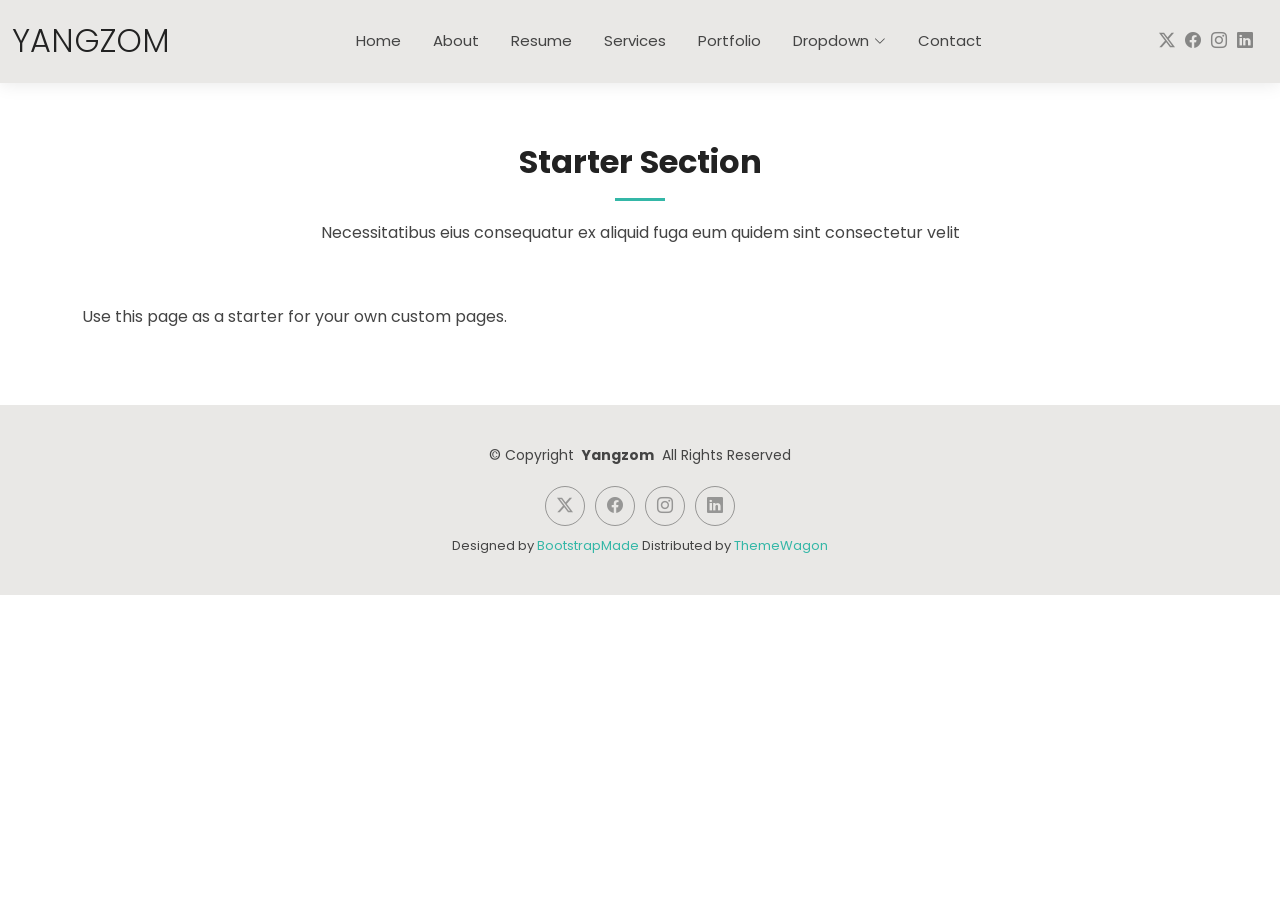
<file: starter-page.html>
<!DOCTYPE html>
<html lang="en">
  <head>
    <meta charset="utf-8" />
    <meta content="width=device-width, initial-scale=1.0" name="viewport" />
    <title>Starter Page - Yangzom Bootstrap Template</title>
    <meta name="description" content="" />
    <meta name="keywords" content="" />

    <!-- Favicons -->
    <link href="assets/img/favicon.png" rel="icon" />
    <link href="assets/img/apple-touch-icon.png" rel="apple-touch-icon" />

    <!-- Fonts -->
    <link href="https://fonts.googleapis.com" rel="preconnect" />
    <link href="https://fonts.gstatic.com" rel="preconnect" crossorigin />
    <link
      href="https://fonts.googleapis.com/css2?family=Roboto:ital,wght@0,100;0,300;0,400;0,500;0,700;0,900;1,100;1,300;1,400;1,500;1,700;1,900&family=Poppins:ital,wght@0,100;0,200;0,300;0,400;0,500;0,600;0,700;0,800;0,900;1,100;1,200;1,300;1,400;1,500;1,600;1,700;1,800;1,900&family=Raleway:ital,wght@0,100;0,200;0,300;0,400;0,500;0,600;0,700;0,800;0,900;1,100;1,200;1,300;1,400;1,500;1,600;1,700;1,800;1,900&display=swap"
      rel="stylesheet"
    />

    <!-- Vendor CSS Files -->
    <link
      href="assets/vendor/bootstrap/css/bootstrap.min.css"
      rel="stylesheet"
    />
    <link
      href="assets/vendor/bootstrap-icons/bootstrap-icons.css"
      rel="stylesheet"
    />
    <link href="assets/vendor/aos/aos.css" rel="stylesheet" />
    <link href="assets/vendor/swiper/swiper-bundle.min.css" rel="stylesheet" />
    <link
      href="assets/vendor/glightbox/css/glightbox.min.css"
      rel="stylesheet"
    />

    <!-- Main CSS File -->
    <link href="assets/css/main.css" rel="stylesheet" />

    <!-- =======================================================
  * Template Name: Yangzom
  * Template URL: https://bootstrapmade.com/kelly-free-bootstrap-cv-resume-html-template/
  * Updated: Aug 07 2024 with Bootstrap v5.3.3
  * Author: BootstrapMade.com
  * License: https://bootstrapmade.com/license/
  ======================================================== -->
  </head>

  <body class="starter-page-page">
    <header
      id="header"
      class="header d-flex align-items-center light-background sticky-top"
    >
      <div
        class="container-fluid position-relative d-flex align-items-center justify-content-between"
      >
        <a
          href="index.html"
          class="logo d-flex align-items-center me-auto me-xl-0"
        >
          <!-- Uncomment the line below if you also wish to use an image logo -->
          <!-- <img src="assets/img/logo.png" alt=""> -->
          <h1 class="sitename">Yangzom</h1>
        </a>

        <nav id="navmenu" class="navmenu">
          <ul>
            <li><a href="index.html">Home</a></li>
            <li><a href="about.html">About</a></li>
            <li><a href="resume.html">Resume</a></li>
            <li><a href="services.html">Services</a></li>
            <li><a href="portfolio.html">Portfolio</a></li>
            <li class="dropdown">
              <a href="#"
                ><span>Dropdown</span>
                <i class="bi bi-chevron-down toggle-dropdown"></i
              ></a>
              <ul>
                <li><a href="#">Dropdown 1</a></li>
                <li class="dropdown">
                  <a href="#"
                    ><span>Deep Dropdown</span>
                    <i class="bi bi-chevron-down toggle-dropdown"></i
                  ></a>
                  <ul>
                    <li><a href="#">Deep Dropdown 1</a></li>
                    <li><a href="#">Deep Dropdown 2</a></li>
                    <li><a href="#">Deep Dropdown 3</a></li>
                    <li><a href="#">Deep Dropdown 4</a></li>
                    <li><a href="#">Deep Dropdown 5</a></li>
                  </ul>
                </li>
                <li><a href="#">Dropdown 2</a></li>
                <li><a href="#">Dropdown 3</a></li>
                <li><a href="#">Dropdown 4</a></li>
              </ul>
            </li>
            <li><a href="contact.html">Contact</a></li>
          </ul>
          <i class="mobile-nav-toggle d-xl-none bi bi-list"></i>
        </nav>

        <div class="header-social-links">
          <a href="#" class="twitter"><i class="bi bi-twitter-x"></i></a>
          <a href="#" class="facebook"><i class="bi bi-facebook"></i></a>
          <a href="#" class="instagram"><i class="bi bi-instagram"></i></a>
          <a href="#" class="linkedin"><i class="bi bi-linkedin"></i></a>
        </div>
      </div>
    </header>

    <main class="main">
      <!-- Starter Section Section -->
      <section id="starter-section" class="starter-section section">
        <!-- Section Title -->
        <div class="container section-title" data-aos="fade-up">
          <h2>Starter Section</h2>
          <p>
            Necessitatibus eius consequatur ex aliquid fuga eum quidem sint
            consectetur velit
          </p>
        </div>
        <!-- End Section Title -->

        <div class="container" data-aos="fade-up">
          <p>Use this page as a starter for your own custom pages.</p>
        </div>
      </section>
      <!-- /Starter Section Section -->
    </main>

    <footer id="footer" class="footer light-background">
      <div class="container">
        <div class="copyright text-center">
          <p>
            © <span>Copyright</span>
            <strong class="px-1 sitename">Yangzom</strong>
            <span>All Rights Reserved<br /></span>
          </p>
        </div>
        <div class="social-links d-flex justify-content-center">
          <a href=""><i class="bi bi-twitter-x"></i></a>
          <a href=""><i class="bi bi-facebook"></i></a>
          <a href=""><i class="bi bi-instagram"></i></a>
          <a href=""><i class="bi bi-linkedin"></i></a>
        </div>
        <div class="credits">
          <!-- All the links in the footer should remain intact. -->
          <!-- You can delete the links only if you've purchased the pro version. -->
          <!-- Licensing information: https://bootstrapmade.com/license/ -->
          <!-- Purchase the pro version with working PHP/AJAX contact form: [buy-url] -->
          Designed by
          <a href="https://bootstrapmade.com/">BootstrapMade</a> Distributed by
          <a href=“https://themewagon.com>ThemeWagon
        </div>
      </div>
    </footer>

    <!-- Scroll Top -->
    <a
      href="#"
      id="scroll-top"
      class="scroll-top d-flex align-items-center justify-content-center"
      ><i class="bi bi-arrow-up-short"></i
    ></a>

    <!-- Preloader -->
    <div id="preloader"></div>

    <!-- Vendor JS Files -->
    <script src="assets/vendor/bootstrap/js/bootstrap.bundle.min.js"></script>
    <script src="assets/vendor/php-email-form/validate.js"></script>
    <script src="assets/vendor/aos/aos.js"></script>
    <script src="assets/vendor/waypoints/noframework.waypoints.js"></script>
    <script src="assets/vendor/purecounter/purecounter_vanilla.js"></script>
    <script src="assets/vendor/swiper/swiper-bundle.min.js"></script>
    <script src="assets/vendor/glightbox/js/glightbox.min.js"></script>
    <script src="assets/vendor/imagesloaded/imagesloaded.pkgd.min.js"></script>
    <script src="assets/vendor/isotope-layout/isotope.pkgd.min.js"></script>

    <!-- Main JS File -->
    <script src="assets/js/main.js"></script>
  </body>
</html>
</file>
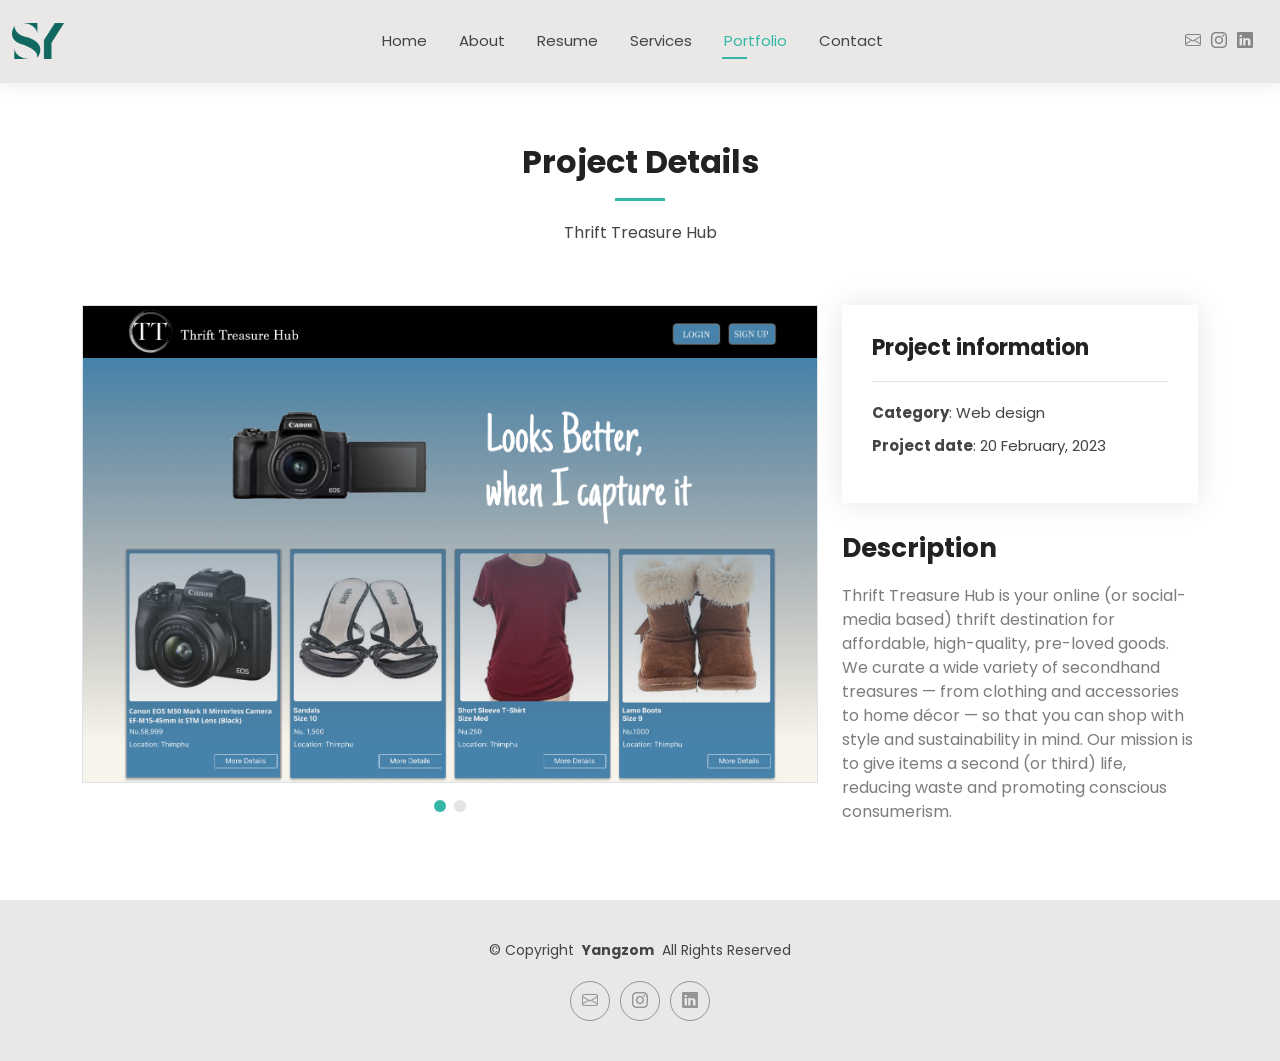
<file: treasurehub.html>
<!DOCTYPE html>
<html lang="en">
  <head>
    <meta charset="utf-8" />
    <meta content="width=device-width, initial-scale=1.0" name="viewport" />
    <title>Portfolio Details - Yangzom Bootstrap Template</title>
    <meta name="description" content="" />
    <meta name="keywords" content="" />

    <!-- Favicons -->
    <link href="assets/img/favicon.png" rel="icon" />
    <link href="assets/img/apple-touch-icon.png" rel="apple-touch-icon" />

    <!-- Fonts -->
    <link href="https://fonts.googleapis.com" rel="preconnect" />
    <link href="https://fonts.gstatic.com" rel="preconnect" crossorigin />
    <link
      href="https://fonts.googleapis.com/css2?family=Roboto:ital,wght@0,100;0,300;0,400;0,500;0,700;0,900;1,100;1,300;1,400;1,500;1,700;1,900&family=Poppins:ital,wght@0,100;0,200;0,300;0,400;0,500;0,600;0,700;0,800;0,900;1,100;1,200;1,300;1,400;1,500;1,600;1,700;1,800;1,900&family=Raleway:ital,wght@0,100;0,200;0,300;0,400;0,500;0,600;0,700;0,800;0,900;1,100;1,200;1,300;1,400;1,500;1,600;1,700;1,800;1,900&display=swap"
      rel="stylesheet"
    />

    <!-- Vendor CSS Files -->
    <link
      href="assets/vendor/bootstrap/css/bootstrap.min.css"
      rel="stylesheet"
    />
    <link
      href="assets/vendor/bootstrap-icons/bootstrap-icons.css"
      rel="stylesheet"
    />
    <link href="assets/vendor/aos/aos.css" rel="stylesheet" />
    <link href="assets/vendor/swiper/swiper-bundle.min.css" rel="stylesheet" />
    <link
      href="assets/vendor/glightbox/css/glightbox.min.css"
      rel="stylesheet"
    />

    <!-- Main CSS File -->
    <link href="assets/css/main.css" rel="stylesheet" />
  </head>

  <body class="portfolio-details-page">
    <header
      id="header"
      class="header d-flex align-items-center light-background sticky-top"
    >
      <div
        class="container-fluid position-relative d-flex align-items-center justify-content-between"
      >
        <a
          href="index.html"
          class="logo d-flex align-items-center me-auto me-xl-0"
        >
          <img src="assets/img/favicon.png" alt="" />
        </a>

        <nav id="navmenu" class="navmenu">
          <ul>
            <li><a href="index.html">Home</a></li>
            <li><a href="about.html">About</a></li>
            <li><a href="resume.html">Resume</a></li>
            <li><a href="services.html">Services</a></li>
            <li><a href="portfolio.html" class="active">Portfolio</a></li>
            <li><a href="contact.html">Contact</a></li>
          </ul>
          <i class="mobile-nav-toggle d-xl-none bi bi-list"></i>
        </nav>

        <div class="header-social-links">
          <a
            href="mailto:sonam.yangzom2020@gmail.com?subject=Hi,&body=Hi%20there"
          >
            <i class="bi bi-envelope"></i>
          </a>
          <a
            href="https://www.instagram.com/s__yangzom?igsh=MW95NjE1NTBzcmx5eA=="
            class="instagram"
            ><i class="bi bi-instagram"></i
          ></a>
          <a
            href="https://www.linkedin.com/in/sonam-yangzom-aba3902b0?utm_source=share&utm_campaign=share_via&utm_content=profile&utm_medium=ios_app"
            class="linkedin"
            ><i class="bi bi-linkedin"></i
          ></a>
        </div>
      </div>
    </header>

    <main class="main">
      <!-- Portfolio Details Section -->
      <section id="portfolio-details" class="portfolio-details section">
        <!-- Section Title -->
        <div class="container section-title" data-aos="fade-up">
          <h2>Project Details</h2>
          <p>Thrift Treasure Hub</p>
        </div>

        <div class="container" data-aos="fade-up" data-aos-delay="100">
          <div class="row gy-4">
            <div class="col-lg-8">
              <div class="portfolio-details-slider swiper init-swiper">
                <script type="application/json" class="swiper-config">
                  {
                    "loop": true,
                    "speed": 600,
                    "autoplay": {
                      "delay": 5000
                    },
                    "slidesPerView": "auto",
                    "pagination": {
                      "el": ".swiper-pagination",
                      "type": "bullets",
                      "clickable": true
                    }
                  }
                </script>

                <div class="swiper-wrapper align-items-center">
                  <!-- <div class="swiper-slide border">
                    <img src="assets/img/tt2.png" alt="" />
                  </div> -->
                  <div class="swiper-slide border">
                    <img src="assets/img/tt1.png" alt="" />
                  </div>
                  <div class="swiper-slide border">
                    <img src="assets/img/tt3.png" alt="" />
                  </div>
                </div>
                <div class="swiper-pagination"></div>
              </div>
            </div>

            <div class="col-lg-4">
              <div
                class="portfolio-info"
                data-aos="fade-up"
                data-aos-delay="200"
              >
                <h3>Project information</h3>
                <ul>
                  <li><strong>Category</strong>: Web design</li>
                  <li><strong>Project date</strong>: 20 February, 2023</li>
                </ul>
              </div>
              <div
                class="portfolio-description"
                data-aos="fade-up"
                data-aos-delay="300"
              >
                <h2>Description</h2>
                <p>
                  Thrift Treasure Hub is your online (or social-media based)
                  thrift destination for affordable, high-quality, pre-loved
                  goods. We curate a wide variety of secondhand treasures — from
                  clothing and accessories to home décor — so that you can shop
                  with style and sustainability in mind. Our mission is to give
                  items a second (or third) life, reducing waste and promoting
                  conscious consumerism.
                </p>
              </div>
            </div>
          </div>
        </div>
      </section>
      <!-- /Portfolio Details Section -->
    </main>

    <footer id="footer" class="footer light-background">
      <div class="container">
        <div class="copyright text-center">
          <p>
            © <span>Copyright</span>
            <strong class="px-1 sitename">Yangzom</strong>
            <span>All Rights Reserved<br /></span>
          </p>
        </div>
        <div class="social-links d-flex justify-content-center">
          <a
            href="mailto:sonam.yangzom2020@gmail.com?subject=Hi,&body=Hi%20there"
          >
            <i class="bi bi-envelope"></i>
          </a>

          <a
            href="https://www.instagram.com/s__yangzom?igsh=MW95NjE1NTBzcmx5eA=="
            ><i class="bi bi-instagram"></i
          ></a>
          <a
            href="https://www.linkedin.com/in/sonam-yangzom-aba3902b0?utm_source=share&utm_campaign=share_via&utm_content=profile&utm_medium=ios_app"
            ><i class="bi bi-linkedin"></i
          ></a>
        </div>
      </div>
    </footer>

    <!-- Scroll Top -->
    <a
      href="#"
      id="scroll-top"
      class="scroll-top d-flex align-items-center justify-content-center"
      ><i class="bi bi-arrow-up-short"></i
    ></a>

    <!-- Preloader -->
    <div id="preloader"></div>

    <!-- Vendor JS Files -->
    <script src="assets/vendor/bootstrap/js/bootstrap.bundle.min.js"></script>
    <script src="assets/vendor/php-email-form/validate.js"></script>
    <script src="assets/vendor/aos/aos.js"></script>
    <script src="assets/vendor/waypoints/noframework.waypoints.js"></script>
    <script src="assets/vendor/purecounter/purecounter_vanilla.js"></script>
    <script src="assets/vendor/swiper/swiper-bundle.min.js"></script>
    <script src="assets/vendor/glightbox/js/glightbox.min.js"></script>
    <script src="assets/vendor/imagesloaded/imagesloaded.pkgd.min.js"></script>
    <script src="assets/vendor/isotope-layout/isotope.pkgd.min.js"></script>

    <!-- Main JS File -->
    <script src="assets/js/main.js"></script>
  </body>
</html>
</file>
<file: assets/css/main.css>
/**
* Template Name: Yangzom
* Template URL: https://bootstrapmade.com/kelly-free-bootstrap-cv-resume-html-template/
* Updated: Aug 07 2024 with Bootstrap v5.3.3
* Author: BootstrapMade.com
* License: https://bootstrapmade.com/license/
*/

/*--------------------------------------------------------------
# Font & Color Variables
# Help: https://bootstrapmade.com/color-system/
--------------------------------------------------------------*/
/* Fonts */
:root {
  --nav-font: "Roboto", system-ui, -apple-system, "Segoe UI", Roboto,
    "Helvetica Neue", Arial, "Noto Sans", "Liberation Sans", sans-serif,
    "Apple Color Emoji", "Segoe UI Emoji", "Segoe UI Symbol", "Noto Color Emoji";
  --nav-font: "Raleway", sans-serif;
  --nav-font: "Poppins", sans-serif;
}

/* Global Colors - The following color variables are used throughout the website. Updating them here will change the color scheme of the entire website */
:root {
  --background-color: #ffffff; /* Background color for the entire website, including individual sections */
  --default-color: #444444; /* Default color used for the majority of the text content across the entire website */
  --heading-color: #222222; /* Color for headings, subheadings and title throughout the website */
  --accent-color: #34b7a7; /* Accent color that represents your brand on the website. It's used for buttons, links, and other elements that need to stand out */
  --surface-color: #ffffff; /* The surface color is used as a background of boxed elements within sections, such as cards, icon boxes, or other elements that require a visual separation from the global background. */
  --contrast-color: #ffffff; /* Contrast color for text, ensuring readability against backgrounds of accent, heading, or default colors. */
}

/* Nav Menu Colors - The following color variables are used specifically for the navigation menu. They are separate from the global colors to allow for more customization options */
:root {
  --nav-color: #444444; /* The default color of the main navmenu links */
  --nav-hover-color: #34b7a7; /* Applied to main navmenu links when they are hovered over or active */
  --nav-mobile-background-color: #ffffff; /* Used as the background color for mobile navigation menu */
  --nav-dropdown-background-color: #ffffff; /* Used as the background color for dropdown items that appear when hovering over primary navigation items */
  --nav-dropdown-color: #444444; /* Used for navigation links of the dropdown items in the navigation menu. */
  --nav-dropdown-hover-color: #34b7a7; /* Similar to --nav-hover-color, this color is applied to dropdown navigation links when they are hovered over. */
}

/* Color Presets - These classes override global colors when applied to any section or element, providing reuse of the sam color scheme. */

.light-background {
  --background-color: #e9e8e6;
  --surface-color: #ffffff;
}

.dark-background {
  --background-color: #060606;
  --default-color: #ffffff;
  --heading-color: #ffffff;
  --surface-color: #252525;
  --contrast-color: #ffffff;
}

/* Smooth scroll */
:root {
  scroll-behavior: smooth;
}

/*--------------------------------------------------------------
# General Styling & Shared Classes
--------------------------------------------------------------*/
body {
  color: var(--default-color);
  background-color: var(--background-color);
  font-family: var(--nav-font);
}

a {
  color: var(--accent-color);
  text-decoration: none;
  transition: 0.3s;
}

a:hover {
  color: color-mix(in srgb, var(--accent-color), transparent 25%);
  text-decoration: none;
}

h1,
h2,
h3,
h4,
h5,
h6 {
  color: var(--heading-color);
  font-family: var(--nav-font);
}

/* PHP Email Form Messages
------------------------------*/
.php-email-form .error-message {
  display: none;
  background: #df1529;
  color: #ffffff;
  text-align: left;
  padding: 15px;
  margin-bottom: 24px;
  font-weight: 600;
}

.php-email-form .sent-message {
  display: none;
  color: #ffffff;
  background: #059652;
  text-align: center;
  padding: 15px;
  margin-bottom: 24px;
  font-weight: 600;
}

.php-email-form .loading {
  display: none;
  background: var(--surface-color);
  text-align: center;
  padding: 15px;
  margin-bottom: 24px;
}

.php-email-form .loading:before {
  content: "";
  display: inline-block;
  border-radius: 50%;
  width: 24px;
  height: 24px;
  margin: 0 10px -6px 0;
  border: 3px solid var(--accent-color);
  border-top-color: var(--surface-color);
  animation: php-email-form-loading 1s linear infinite;
}

@keyframes php-email-form-loading {
  0% {
    transform: rotate(0deg);
  }

  100% {
    transform: rotate(360deg);
  }
}

/*--------------------------------------------------------------
# Global Header
--------------------------------------------------------------*/
.header {
  color: var(--default-color);
  background-color: var(--background-color);
  padding: 15px 0;
  transition: all 0.5s;
  z-index: 997;
  box-shadow: 0px 0 18px rgba(0, 0, 0, 0.1);
}

.header .logo {
  line-height: 1;
}

.header .logo img {
  max-height: 36px;
  margin-right: 8px;
}

.header .logo h1 {
  font-size: 32px;
  margin: 0;
  font-weight: 300;
  text-transform: uppercase;
  color: var(--heading-color);
}

.header .header-social-links {
  padding-right: 15px;
}

.header .header-social-links a {
  color: color-mix(in srgb, var(--default-color), transparent 40%);
  padding-left: 6px;
  display: inline-block;
  transition: 0.3s;
  font-size: 16px;
}

.header .header-social-links a:hover {
  color: var(--accent-color);
}

.header .header-social-links a i {
  line-height: 0px;
}

@media (max-width: 1200px) {
  .header .logo {
    order: 1;
  }

  .header .header-social-links {
    order: 2;
  }

  .header .navmenu {
    order: 3;
  }
}

/*--------------------------------------------------------------
# Navigation Menu
--------------------------------------------------------------*/
/* Desktop Navigation */
@media (min-width: 1200px) {
  .navmenu {
    padding: 0;
  }

  .navmenu ul {
    margin: 0;
    padding: 0;
    display: flex;
    list-style: none;
    align-items: center;
  }

  .navmenu li {
    position: relative;
  }

  .navmenu > ul > li {
    white-space: nowrap;
    padding: 15px 14px;
  }

  .navmenu > ul > li:last-child {
    padding-right: 0;
  }

  .navmenu a,
  .navmenu a:focus {
    color: var(--nav-color);
    font-size: 15px;
    padding: 0 2px;
    font-family: var(--nav-font);
    font-weight: 400;
    display: flex;
    align-items: center;
    justify-content: space-between;
    white-space: nowrap;
    transition: 0.3s;
    position: relative;
  }

  .navmenu a i,
  .navmenu a:focus i {
    font-size: 12px;
    line-height: 0;
    margin-left: 5px;
    transition: 0.3s;
  }

  .navmenu > ul > li > a:before {
    content: "";
    position: absolute;
    height: 2px;
    bottom: -6px;
    left: 0;
    background-color: var(--nav-hover-color);
    visibility: hidden;
    width: 0px;
    transition: all 0.3s ease-in-out 0s;
  }

  .navmenu a:hover:before,
  .navmenu li:hover > a:before,
  .navmenu .active:before {
    visibility: visible;
    width: 25px;
  }

  .navmenu li:hover > a,
  .navmenu .active,
  .navmenu .active:focus {
    color: var(--nav-hover-color);
  }

  .navmenu .dropdown ul {
    margin: 0;
    padding: 10px 0;
    background: var(--nav-dropdown-background-color);
    display: block;
    position: absolute;
    visibility: hidden;
    left: 14px;
    top: 130%;
    opacity: 0;
    transition: 0.3s;
    border-radius: 4px;
    z-index: 99;
    box-shadow: 0px 0px 30px rgba(0, 0, 0, 0.1);
  }

  .navmenu .dropdown ul li {
    min-width: 200px;
  }

  .navmenu .dropdown ul a {
    padding: 10px 20px;
    font-size: 15px;
    text-transform: none;
    color: var(--nav-dropdown-color);
  }

  .navmenu .dropdown ul a i {
    font-size: 12px;
  }

  .navmenu .dropdown ul a:hover,
  .navmenu .dropdown ul .active:hover,
  .navmenu .dropdown ul li:hover > a {
    color: var(--nav-dropdown-hover-color);
  }

  .navmenu .dropdown:hover > ul {
    opacity: 1;
    top: 100%;
    visibility: visible;
  }

  .navmenu .dropdown .dropdown ul {
    top: 0;
    left: -90%;
    visibility: hidden;
  }

  .navmenu .dropdown .dropdown:hover > ul {
    opacity: 1;
    top: 0;
    left: -100%;
    visibility: visible;
  }
}

/* Mobile Navigation */
@media (max-width: 1199px) {
  .mobile-nav-toggle {
    color: var(--nav-color);
    font-size: 28px;
    line-height: 0;
    margin-right: 10px;
    cursor: pointer;
    transition: color 0.3s;
  }

  .navmenu {
    padding: 0;
    z-index: 9997;
  }

  .navmenu ul {
    display: none;
    list-style: none;
    position: absolute;
    inset: 60px 20px 20px 20px;
    padding: 10px 0;
    margin: 0;
    border-radius: 6px;
    background-color: var(--nav-mobile-background-color);
    border: 1px solid color-mix(in srgb, var(--default-color), transparent 90%);
    box-shadow: none;
    overflow-y: auto;
    transition: 0.3s;
    z-index: 9998;
  }

  .navmenu a,
  .navmenu a:focus {
    color: var(--nav-dropdown-color);
    padding: 10px 20px;
    font-family: var(--nav-font);
    font-size: 17px;
    font-weight: 500;
    display: flex;
    align-items: center;
    justify-content: space-between;
    white-space: nowrap;
    transition: 0.3s;
  }

  .navmenu a i,
  .navmenu a:focus i {
    font-size: 12px;
    line-height: 0;
    margin-left: 5px;
    width: 30px;
    height: 30px;
    display: flex;
    align-items: center;
    justify-content: center;
    border-radius: 50%;
    transition: 0.3s;
    background-color: color-mix(in srgb, var(--accent-color), transparent 90%);
  }

  .navmenu a i:hover,
  .navmenu a:focus i:hover {
    background-color: var(--accent-color);
    color: var(--contrast-color);
  }

  .navmenu a:hover,
  .navmenu .active,
  .navmenu .active:focus {
    color: var(--nav-dropdown-hover-color);
  }

  .navmenu .active i,
  .navmenu .active:focus i {
    background-color: var(--accent-color);
    color: var(--contrast-color);
    transform: rotate(180deg);
  }

  .navmenu .dropdown ul {
    position: static;
    display: none;
    z-index: 99;
    padding: 10px 0;
    margin: 10px 20px;
    background-color: var(--nav-dropdown-background-color);
    transition: all 0.5s ease-in-out;
  }

  .navmenu .dropdown ul ul {
    background-color: rgba(33, 37, 41, 0.1);
  }

  .navmenu .dropdown > .dropdown-active {
    display: block;
    background-color: rgba(33, 37, 41, 0.03);
  }

  .mobile-nav-active {
    overflow: hidden;
  }

  .mobile-nav-active .mobile-nav-toggle {
    color: #fff;
    position: absolute;
    font-size: 32px;
    top: 15px;
    right: 15px;
    margin-right: 0;
    z-index: 9999;
  }

  .mobile-nav-active .navmenu {
    position: fixed;
    overflow: hidden;
    inset: 0;
    background: rgba(33, 37, 41, 0.8);
    transition: 0.3s;
  }

  .mobile-nav-active .navmenu > ul {
    display: block;
  }
}

/*--------------------------------------------------------------
# Global Footer
--------------------------------------------------------------*/
.footer {
  color: var(--default-color);
  background-color: var(--background-color);
  font-size: 14px;
  padding: 40px 0;
  position: relative;
}

.footer .copyright p {
  margin-bottom: 0;
}

.footer .social-links {
  margin-top: 20px;
}

.footer .social-links a {
  display: flex;
  align-items: center;
  justify-content: center;
  width: 40px;
  height: 40px;
  border-radius: 50%;
  border: 1px solid color-mix(in srgb, var(--default-color), transparent 50%);
  font-size: 16px;
  color: color-mix(in srgb, var(--default-color), transparent 50%);
  margin: 0 5px;
  transition: 0.3s;
}

.footer .social-links a:hover {
  color: var(--accent-color);
  border-color: var(--accent-color);
}

.footer .credits {
  margin-top: 10px;
  font-size: 13px;
  text-align: center;
}

/*--------------------------------------------------------------
# Preloader
--------------------------------------------------------------*/
#preloader {
  position: fixed;
  inset: 0;
  z-index: 9999;
  overflow: hidden;
  background-color: var(--background-color);
  transition: all 0.6s ease-out;
  width: 100%;
  height: 100vh;
}

#preloader:before,
#preloader:after {
  content: "";
  position: absolute;
  border: 4px solid var(--accent-color);
  border-radius: 50%;
  animation: animate-preloader 2s cubic-bezier(0, 0.2, 0.8, 1) infinite;
}

#preloader:after {
  animation-delay: -0.5s;
}

@keyframes animate-preloader {
  0% {
    width: 10px;
    height: 10px;
    top: calc(50% - 5px);
    left: calc(50% - 5px);
    opacity: 1;
  }

  100% {
    width: 72px;
    height: 72px;
    top: calc(50% - 36px);
    left: calc(50% - 36px);
    opacity: 0;
  }
}

/*--------------------------------------------------------------
# Scroll Top Button
--------------------------------------------------------------*/
.scroll-top {
  position: fixed;
  visibility: hidden;
  opacity: 0;
  right: 15px;
  bottom: -15px;
  z-index: 99999;
  background-color: var(--accent-color);
  width: 44px;
  height: 44px;
  border-radius: 50px;
  transition: all 0.4s;
}

.scroll-top i {
  font-size: 24px;
  color: var(--contrast-color);
  line-height: 0;
}

.scroll-top:hover {
  background-color: color-mix(in srgb, var(--accent-color), transparent 20%);
  color: var(--contrast-color);
}

.scroll-top.active {
  visibility: visible;
  opacity: 1;
  bottom: 15px;
}

/*--------------------------------------------------------------
# Disable aos animation delay on mobile devices
--------------------------------------------------------------*/
@media screen and (max-width: 768px) {
  [data-aos-delay] {
    transition-delay: 0 !important;
  }
}

/*--------------------------------------------------------------
# Global Page Titles & Breadcrumbs
--------------------------------------------------------------*/
.page-title {
  color: var(--default-color);
  background-color: var(--background-color);
  padding: 25px 0;
  position: relative;
  border-bottom: 1px solid
    color-mix(in srgb, var(--default-color), transparent 85%);
}

.page-title h1 {
  font-size: 24px;
  font-weight: 400;
}

.page-title .breadcrumbs ol {
  display: flex;
  flex-wrap: wrap;
  list-style: none;
  padding: 0;
  margin: 0;
  font-size: 14px;
  font-weight: 400;
}

.page-title .breadcrumbs ol li + li {
  padding-left: 10px;
}

.page-title .breadcrumbs ol li + li::before {
  content: "/";
  display: inline-block;
  padding-right: 10px;
  color: color-mix(in srgb, var(--default-color), transparent 70%);
}

/*--------------------------------------------------------------
# Global Sections
--------------------------------------------------------------*/
section,
.section {
  color: var(--default-color);
  background-color: var(--background-color);
  padding: 60px 0;
  scroll-margin-top: 100px;
  overflow: clip;
}

@media (max-width: 1199px) {
  section,
  .section {
    scroll-margin-top: 66px;
  }
}

/*--------------------------------------------------------------
# Global Section Titles
--------------------------------------------------------------*/
.section-title {
  text-align: center;
  padding-bottom: 60px;
  position: relative;
}

.section-title h2 {
  font-size: 32px;
  font-weight: 700;
  margin-bottom: 20px;
  padding-bottom: 20px;
  position: relative;
}

.section-title h2:after {
  content: "";
  position: absolute;
  display: block;
  width: 50px;
  height: 3px;
  background: var(--accent-color);
  left: 0;
  right: 0;
  bottom: 0;
  margin: auto;
}

.section-title p {
  margin-bottom: 0;
}

/*--------------------------------------------------------------
# Hero Section
--------------------------------------------------------------*/
.hero {
  width: 100%;
  min-height: calc(100vh - 82px);
  position: relative;
  padding: 80px 0;
  display: flex;
  align-items: center;
  justify-content: center;
  /* background: linear-gradient(to bottom, #000000, #ffffff); */
}

@media (max-width: 1200px) {
  .hero {
    min-height: calc(100vh - 68px);
  }
}
.circular-progress {
  position: relative;
  width: 150px;
  height: 150px;
  border-radius: 50%;
  background: conic-gradient(#e8e8e8 0%, #e8e8e8 100%);
  display: flex;
  align-items: center;
  justify-content: center;
  margin: auto;
  font-family: Poppins, sans-serif;
  font-weight: 600;
  transition: background 1s ease-in-out;
}

.circular-progress::before {
  content: "";
  position: absolute;
  width: 120px;
  height: 120px;
  background: #fff;
  border-radius: 50%;
  z-index: 1;
}

.circular-progress .lang-name,
.circular-progress .lang-val {
  position: absolute;
  z-index: 2;
  display: block;
  width: 100%;
  text-align: center;
}

.circular-progress .lang-name {
  top: 30%;
  font-size: 0.9rem;
}

.circular-progress .lang-val {
  bottom: 30%;
  font-size: 1rem;
  color: var(--accent-color);
}

.hero img {
  position: absolute;
  inset: 0;
  display: block;
  width: 100%;
  height: 100%;
  object-fit: cover;
  z-index: 1;
  background: #e8e8e6;
}
@media (max-width: 768px) {
  .hero {
    background: #e8e8e6;
    overflow: hidden;
    text-align: center;
    align-items: flex-end !important;
    /* Ensure the image doesn't overflow */
  }
  .hero .container .row .col-lg-8 p,
  .hero .container .row .col-lg-8 h3 {
    color: #fff;
    width: 100% !important;
  }
  .hero .title-description {
    background: #30303021;
    border-radius: 5px;
  }
  .hero img {
    width: 150%;
    height: 100%;
    object-fit: cover; /* Cover the container */
    object-position: right; /* Show right side of the image */
  }
}

.hero .container {
  position: relative;
  z-index: 3;
}

.hero h2 {
  margin: 0;
  font-size: 48px;
  font-weight: 700;
  line-height: 48px;
  color: var(--accent-color);
}
.hero h3 {
  font-size: 28px;
  font-weight: 600;
  line-height: 60px;
}
.hero .container .row .col-lg-8 p {
  font-size: 18px;
  width: 90%;
}

.hero .focus {
  /* color: var(--accent-color); */
}

.hero p {
  margin: 10px 0 0 0;
  font-size: 24px;
  color: var(--heading-color);
}

.hero .btn-get-started {
  color: var(--contrast-color);
  background: var(--accent-color);
  font-family: var(--nav-font);
  text-transform: uppercase;
  font-weight: 600;
  font-size: 12px;
  letter-spacing: 1px;
  display: inline-block;
  padding: 12px 40px;
  border-radius: 50px;
  transition: 0.5s;
  margin-top: 30px;
}
.hero .download {
  color: var(--accent-color);
  border: 1px solid var(--accent-color);
  /* background: var(--accent-color); */
  font-family: var(--nav-font);
  text-transform: uppercase;
  font-weight: 600;
  font-size: 12px;
  letter-spacing: 1px;
  display: inline-block;
  padding: 12px 40px;
  border-radius: 50px;
  transition: 0.5s;
  margin-top: 30px;
}

.hero .btn-get-started:hover {
  background: color-mix(in srgb, var(--accent-color) 90%, white 20%);
}

@media (max-width: 768px) {
  .hero h2 {
    font-size: 32px;
  }

  .hero p {
    font-size: 18px;
  }
}

/*--------------------------------------------------------------
# About Section
--------------------------------------------------------------*/
.about .content h2 {
  font-weight: 700;
  font-size: 24px;
}

.about .content ul {
  list-style: none;
  padding: 0;
}
.row .col-lg-6 ul {
  list-style: none;
  padding: 0;
}
.linkedin {
  align-items: flex-end;
}
.col-lg-6 i {
  color: var(--accent-color) !important;
}
.about .content ul li {
  margin-bottom: 20px;
  display: flex;
  align-items: center;
}

.about .content ul strong {
  margin-right: 10px;
}

.about .content ul i {
  font-size: 16px;
  margin-right: 5px;
  color: var(--accent-color);
  line-height: 0;
}

/*--------------------------------------------------------------
# Skills Section
--------------------------------------------------------------*/
.skills .progress {
  height: 60px;
  display: block;
  background: none;
  border-radius: 0;
}

.skills .progress .skill {
  color: var(--heading-color);
  padding: 0;
  margin: 0 0 6px 0;
  text-transform: uppercase;
  display: block;
  font-weight: 600;
  font-family: var(--nav-font);
}

.skills .progress .skill .val {
  float: right;
  font-style: normal;
}

.skills .progress-bar-wrap {
  background: color-mix(in srgb, var(--default-color), transparent 90%);
  height: 10px;
}

.skills .progress-bar {
  width: 1px;
  height: 10px;
  transition: 0.9s;
  background-color: var(--accent-color);
}

/*--------------------------------------------------------------
# Stats Section
--------------------------------------------------------------*/
.stats .stats-item {
  padding: 30px;
  width: 100%;
}

.stats .stats-item span {
  color: var(--heading-color);
  font-size: 48px;
  display: block;
  font-weight: 700;
  margin-bottom: 20px;
  padding-bottom: 20px;
  position: relative;
}

.stats .stats-item span:after {
  content: "";
  position: absolute;
  display: block;
  width: 25px;
  height: 3px;
  background: var(--accent-color);
  left: 0;
  right: 0;
  bottom: 0;
  margin: auto;
}

.stats .stats-item p {
  color: color-mix(in srgb, var(--default-color), transparent 40%);
  padding: 0;
  margin: 0;
  font-family: var(--nav-font);
  font-weight: 500;
}

/*--------------------------------------------------------------
# Testimonials Section
--------------------------------------------------------------*/
.testimonials .section-header {
  margin-bottom: 40px;
}

.testimonials .testimonials-carousel,
.testimonials .testimonials-slider {
  overflow: hidden;
}

.testimonials .testimonial-item {
  text-align: center;
}

.testimonials .testimonial-item .testimonial-img {
  width: 120px;
  border-radius: 50%;
  border: 4px solid var(--background-color);
  margin: 0 auto;
}

.testimonials .testimonial-item h3 {
  font-size: 20px;
  font-weight: bold;
  margin: 10px 0 5px 0;
}

.testimonials .testimonial-item h4 {
  font-size: 14px;
  color: color-mix(in srgb, var(--default-color), transparent 40%);
  margin: 0 0 15px 0;
}

.testimonials .testimonial-item .stars {
  margin-bottom: 15px;
}

.testimonials .testimonial-item .stars i {
  color: #ffc107;
  margin: 0 1px;
}

.testimonials .testimonial-item .quote-icon-left,
.testimonials .testimonial-item .quote-icon-right {
  color: color-mix(in srgb, var(--accent-color), transparent 50%);
  font-size: 26px;
  line-height: 0;
}

.testimonials .testimonial-item .quote-icon-left {
  display: inline-block;
  left: -5px;
  position: relative;
}

.testimonials .testimonial-item .quote-icon-right {
  display: inline-block;
  right: -5px;
  position: relative;
  top: 10px;
  transform: scale(-1, -1);
}

.testimonials .testimonial-item p {
  font-style: italic;
  margin: 0 auto 15px auto;
}

.testimonials .swiper-wrapper {
  height: auto;
}

.testimonials .swiper-pagination {
  margin-top: 20px;
  position: relative;
}

.testimonials .swiper-pagination .swiper-pagination-bullet {
  width: 12px;
  height: 12px;
  opacity: 1;
  background-color: color-mix(in srgb, var(--default-color), transparent 85%);
}

.testimonials .swiper-pagination .swiper-pagination-bullet-active {
  background-color: var(--accent-color);
}

@media (min-width: 992px) {
  .testimonials .testimonial-item p {
    width: 80%;
  }
}

/*--------------------------------------------------------------
# Resume Section
--------------------------------------------------------------*/
.resume .resume-title {
  color: var(--heading-color);
  font-size: 26px;
  font-weight: 700;
  margin-top: 20px;
  margin-bottom: 20px;
}

.resume .resume-item {
  padding: 0 0 20px 20px;
  margin-top: -2px;
  border-left: 2px solid var(--accent-color);
  position: relative;
}

.resume .resume-item h4 {
  line-height: 18px;
  font-size: 18px;
  font-weight: 600;
  text-transform: uppercase;
  color: color-mix(in srgb, var(--default-color), transparent 20%);
  margin-bottom: 10px;
}

.resume .resume-item h5 {
  font-size: 16px;
  padding: 5px 15px;
  display: inline-block;
  font-weight: 600;
  margin-bottom: 10px;
}

.resume .resume-item ul {
  padding-left: 20px;
}

.resume .resume-item ul li {
  padding-bottom: 10px;
}

.resume .resume-item:last-child {
  padding-bottom: 0;
}

.resume .resume-item::before {
  content: "";
  position: absolute;
  width: 16px;
  height: 16px;
  border-radius: 50px;
  left: -9px;
  top: 0;
  background: var(--background-color);
  border: 2px solid var(--accent-color);
}

/*--------------------------------------------------------------
# Services Section
--------------------------------------------------------------*/
.services .service-item {
  background-color: var(--surface-color);
  box-shadow: 0px 5px 90px 0px rgba(0, 0, 0, 0.1);
  height: 100%;
  padding: 60px 30px;
  text-align: center;
  transition: 0.3s;
  border-radius: 5px;
}

.services .service-item .icon {
  margin: 0 auto;
  width: 100px;
  height: 100px;
  display: flex;
  align-items: center;
  justify-content: center;
  transition: ease-in-out 0.3s;
  position: relative;
}

.services .service-item .icon i {
  font-size: 36px;
  transition: 0.5s;
  position: relative;
}

.services .service-item .icon svg {
  position: absolute;
  top: 0;
  left: 0;
}

.services .service-item .icon svg path {
  transition: 0.5s;
  fill: color-mix(in srgb, var(--default-color), transparent 95%);
}

.services .service-item h3 {
  font-weight: 700;
  margin: 10px 0 15px 0;
  font-size: 22px;
}

.services .service-item p {
  line-height: 24px;
  font-size: 14px;
  margin-bottom: 0;
}

.services .service-item:hover {
  box-shadow: 0px 5px 35px 0px rgba(0, 0, 0, 0.1);
}

.services .service-item.item-cyan i {
  color: #0dcaf0;
}

.services .service-item.item-cyan:hover .icon i {
  color: #fff;
}

.services .service-item.item-cyan:hover .icon path {
  fill: #0dcaf0;
}

.services .service-item.item-orange i {
  color: #fd7e14;
}

.services .service-item.item-orange:hover .icon i {
  color: #fff;
}

.services .service-item.item-orange:hover .icon path {
  fill: #fd7e14;
}

.services .service-item.item-teal i {
  color: #20c997;
}

.services .service-item.item-teal:hover .icon i {
  color: #fff;
}

.services .service-item.item-teal:hover .icon path {
  fill: #20c997;
}

.services .service-item.item-red i {
  color: #df1529;
}

.services .service-item.item-red:hover .icon i {
  color: #fff;
}

.services .service-item.item-red:hover .icon path {
  fill: #df1529;
}

.services .service-item.item-indigo i {
  color: #6610f2;
}

.services .service-item.item-indigo:hover .icon i {
  color: #fff;
}

.services .service-item.item-indigo:hover .icon path {
  fill: #6610f2;
}

.services .service-item.item-pink i {
  color: #f3268c;
}

.services .service-item.item-pink:hover .icon i {
  color: #fff;
}

.services .service-item.item-pink:hover .icon path {
  fill: #f3268c;
}

/*--------------------------------------------------------------
# Portfolio Section
--------------------------------------------------------------*/
.portfolio .portfolio-filters {
  padding: 0;
  margin: 0 auto 20px auto;
  list-style: none;
  text-align: center;
}

.portfolio .portfolio-filters li {
  cursor: pointer;
  display: inline-block;
  padding: 8px 20px 10px 20px;
  margin: 0;
  font-size: 15px;
  font-weight: 500;
  line-height: 1;
  margin-bottom: 5px;
  border-radius: 50px;
  transition: all 0.3s ease-in-out;
  font-family: var(--nav-font);
}

.portfolio .portfolio-filters li:hover,
.portfolio .portfolio-filters li.filter-active {
  color: var(--contrast-color);
  background-color: var(--accent-color);
}

.portfolio .portfolio-filters li:first-child {
  margin-left: 0;
}

.portfolio .portfolio-filters li:last-child {
  margin-right: 0;
}

@media (max-width: 575px) {
  .portfolio .portfolio-filters li {
    font-size: 14px;
    margin: 0 0 10px 0;
  }
}

.portfolio .portfolio-item {
  position: relative;
  overflow: hidden;
}

.portfolio .portfolio-item .portfolio-info {
  opacity: 0;
  position: absolute;
  left: 12px;
  right: 12px;
  bottom: -100%;
  z-index: 3;
  transition: all ease-in-out 0.5s;
  background: color-mix(in srgb, var(--surface-color), transparent 10%);
  padding: 15px;
}

.portfolio .portfolio-item .portfolio-info h4 {
  font-size: 18px;
  font-weight: 600;
  padding-right: 50px;
}

.portfolio .portfolio-item .portfolio-info p {
  color: color-mix(in srgb, var(--default-color), transparent 30%);
  font-size: 14px;
  margin-bottom: 0;
  padding-right: 50px;
}

.portfolio .portfolio-item .portfolio-info .preview-link,
.portfolio .portfolio-item .portfolio-info .details-link {
  position: absolute;
  right: 50px;
  font-size: 24px;
  top: calc(50% - 14px);
  color: color-mix(in srgb, var(--default-color), transparent 30%);
  transition: 0.3s;
  line-height: 0;
}

.portfolio .portfolio-item .portfolio-info .preview-link:hover,
.portfolio .portfolio-item .portfolio-info .details-link:hover {
  color: var(--accent-color);
}

.portfolio .portfolio-item .portfolio-info .details-link {
  right: 14px;
  font-size: 28px;
}

.portfolio .portfolio-item:hover .portfolio-info {
  opacity: 1;
  bottom: 0;
}

/*--------------------------------------------------------------
# Portfolio Details Section
--------------------------------------------------------------*/
.portfolio-details .portfolio-details-slider img {
  width: 100%;
}

.portfolio-details .portfolio-details-slider .swiper-pagination {
  margin-top: 20px;
  position: relative;
}

.portfolio-details
  .portfolio-details-slider
  .swiper-pagination
  .swiper-pagination-bullet {
  width: 12px;
  height: 12px;
  background-color: color-mix(in srgb, var(--default-color), transparent 85%);
  opacity: 1;
}

.portfolio-details
  .portfolio-details-slider
  .swiper-pagination
  .swiper-pagination-bullet-active {
  background-color: var(--accent-color);
}

.portfolio-details .portfolio-info {
  background-color: var(--surface-color);
  padding: 30px;
  box-shadow: 0px 0 30px rgba(0, 0, 0, 0.1);
}

.portfolio-details .portfolio-info h3 {
  font-size: 22px;
  font-weight: 700;
  margin-bottom: 20px;
  padding-bottom: 20px;
  border-bottom: 1px solid
    color-mix(in srgb, var(--default-color), transparent 85%);
}

.portfolio-details .portfolio-info ul {
  list-style: none;
  padding: 0;
  font-size: 15px;
}

.portfolio-details .portfolio-info ul li + li {
  margin-top: 10px;
}

.portfolio-details .portfolio-description {
  padding-top: 30px;
}

.portfolio-details .portfolio-description h2 {
  font-size: 26px;
  font-weight: 700;
  margin-bottom: 20px;
}

.portfolio-details .portfolio-description p {
  padding: 0;
  color: color-mix(in srgb, var(--default-color), transparent 30%);
}

/*--------------------------------------------------------------
# Contact Section
--------------------------------------------------------------*/
.contact .info-wrap {
  background-color: var(--surface-color);
  box-shadow: 0px 0px 20px rgba(0, 0, 0, 0.1);
  padding: 30px;
}

@media (max-width: 575px) {
  .contact .info-wrap {
    padding: 20px;
  }
}

.contact .info-item {
  margin-bottom: 40px;
}

.contact .info-item i {
  font-size: 20px;
  color: var(--accent-color);
  background: color-mix(in srgb, var(--accent-color), transparent 92%);
  width: 44px;
  height: 44px;
  display: flex;
  justify-content: center;
  align-items: center;
  border-radius: 50px;
  transition: all 0.3s ease-in-out;
  margin-right: 15px;
}

.contact .info-item h3 {
  padding: 0;
  font-size: 18px;
  font-weight: 700;
  margin-bottom: 5px;
}

.contact .info-item p {
  padding: 0;
  margin-bottom: 0;
  font-size: 14px;
}

.contact .info-item:hover i {
  background: var(--accent-color);
  color: var(--contrast-color);
}

.contact .php-email-form {
  background-color: var(--surface-color);
  height: 100%;
  padding: 30px;
  box-shadow: 0px 0px 20px rgba(0, 0, 0, 0.1);
}

@media (max-width: 575px) {
  .contact .php-email-form {
    padding: 20px;
  }
}

.contact .php-email-form input[type="text"],
.contact .php-email-form input[type="email"],
.contact .php-email-form textarea {
  font-size: 14px;
  padding: 10px 15px;
  box-shadow: none;
  border-radius: 0;
  color: var(--default-color);
  background-color: var(--surface-color);
  border-color: color-mix(in srgb, var(--default-color), transparent 80%);
}

.contact .php-email-form input[type="text"]:focus,
.contact .php-email-form input[type="email"]:focus,
.contact .php-email-form textarea:focus {
  border-color: var(--accent-color);
}

.contact .php-email-form input[type="text"]::placeholder,
.contact .php-email-form input[type="email"]::placeholder,
.contact .php-email-form textarea::placeholder {
  color: color-mix(in srgb, var(--default-color), transparent 70%);
}

.contact .php-email-form button[type="submit"] {
  color: var(--contrast-color);
  background: var(--accent-color);
  border: 0;
  padding: 10px 30px;
  transition: 0.4s;
  border-radius: 50px;
}

.contact .php-email-form button[type="submit"]:hover {
  background: color-mix(in srgb, var(--accent-color), transparent 25%);
}

/*--------------------------------------------------------------
# Starter Section Section
--------------------------------------------------------------*/
.starter-section {
  /* Add your styles here */
}
</file>
